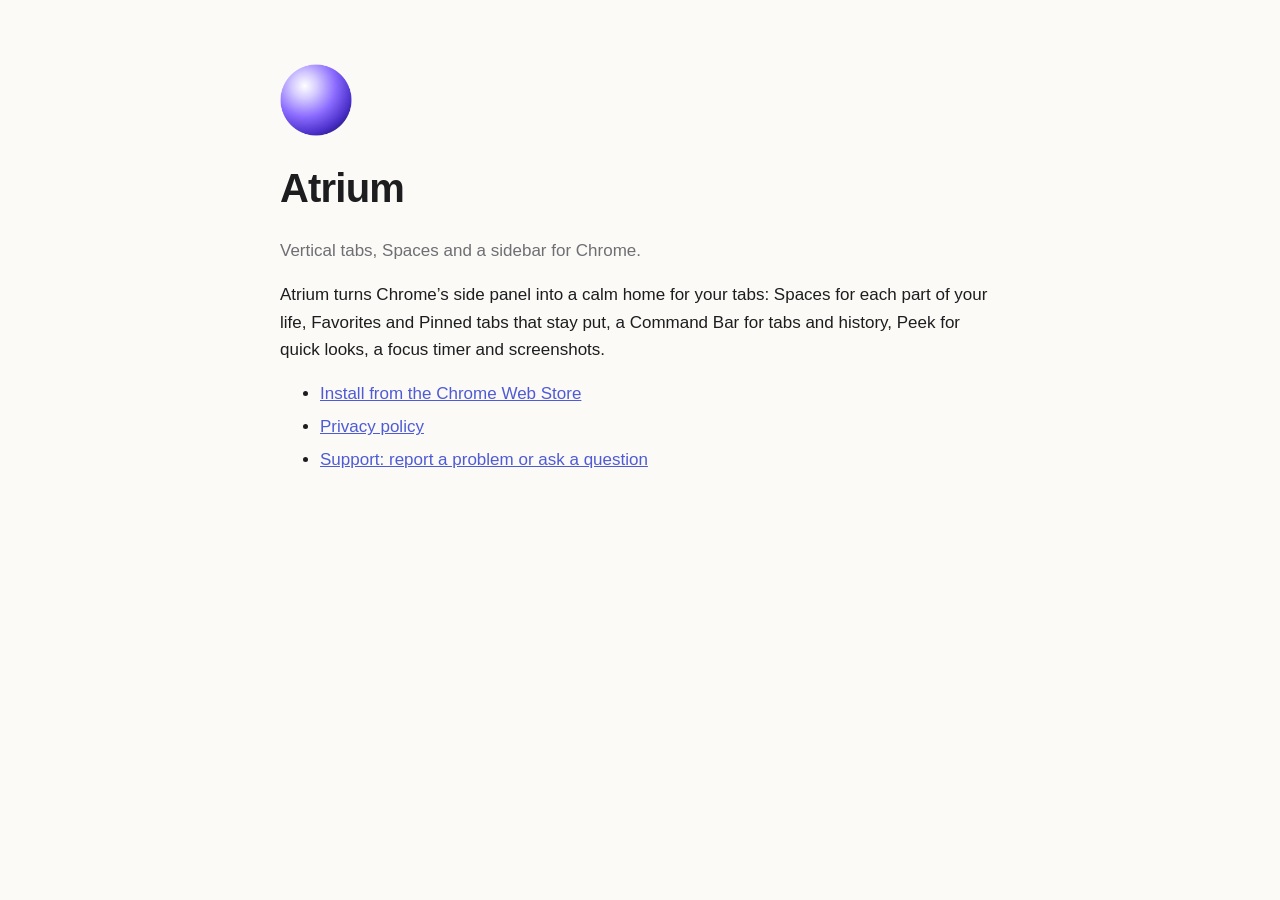
<file: docs/index.html>
<!doctype html>
<html lang="en">
<head>
<meta charset="utf-8">
<meta name="viewport" content="width=device-width, initial-scale=1">
<link rel="icon" type="image/png" sizes="32x32" href="favicon-32.png">
<link rel="icon" type="image/png" sizes="16x16" href="favicon-16.png">
<link rel="apple-touch-icon" href="icon-128.png">
<title>Atrium — Vertical Tabs, Spaces & Sidebar</title>
<style>
  :root { --bg: #fbfaf7; --text: #1d1d1f; --muted: #6e6e73; --accent: #4f5bd5; }
  @media (prefers-color-scheme: dark) { :root { --bg: #1c1c1e; --text: #f2f2f7; --muted: #a1a1a6; --accent: #8e96ff; } }
  body { margin: 0; background: var(--bg); color: var(--text); font: 17px/1.6 -apple-system, BlinkMacSystemFont, "Segoe UI", Roboto, sans-serif; }
  main { max-width: 720px; margin: 0 auto; padding: 64px 20px 80px; }
  img { width: 72px; height: 72px; }
  h1 { font-size: 40px; margin: 12px 0 4px; letter-spacing: -0.02em; }
  .muted { color: var(--muted); }
  a { color: var(--accent); }
  li { margin: 6px 0; }
</style>
</head>
<body>
<main>
  <img src="icon-128.png" alt="">
  <h1>Atrium</h1>
  <p class="muted">Vertical tabs, Spaces and a sidebar for Chrome.</p>
  <p>Atrium turns Chrome’s side panel into a calm home for your tabs: Spaces for each part of your life, Favorites and Pinned tabs that stay put, a Command Bar for tabs and history, Peek for quick looks, a focus timer and screenshots.</p>
  <ul>
    <li><a href="https://chromewebstore.google.com/">Install from the Chrome Web Store</a></li>
    <li><a href="privacy.html">Privacy policy</a></li>
    <li><a href="https://github.com/pashaeye/atrium/issues">Support: report a problem or ask a question</a></li>
  </ul>
</main>
</body>
</html>
</file>
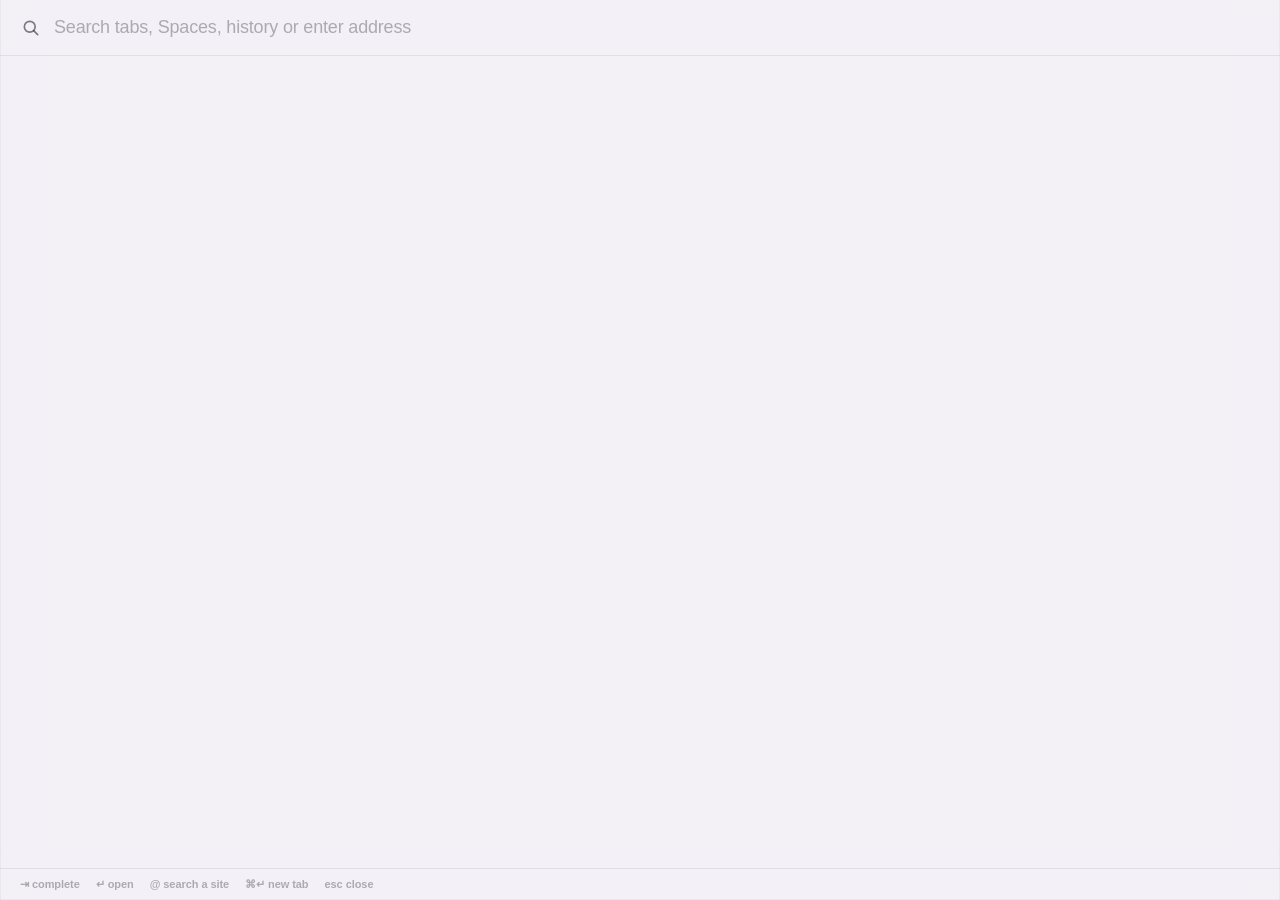
<file: command.html>
<!doctype html>
<html lang="en">
<head>
  <meta charset="utf-8">
  <title>Command Bar</title>
  <link rel="stylesheet" href="ui.css">
  <link rel="stylesheet" href="command.css">
</head>
<body class="popup">
  <div class="cb">
    <div class="cb-input">
      <span class="cb-ico" aria-hidden="true"></span>
      <div class="cb-field"><div id="ghost" class="ghost" aria-hidden="true"></div><input id="q" placeholder="Search tabs, Spaces, history or enter address" autocomplete="off" spellcheck="false"></div>
    </div>
    <div id="list" class="cb-list" role="listbox"></div>
    <div class="cb-foot"><span>⇥ complete</span><span>↵ open</span><span>@ search a site</span><span>⌘↵ new tab</span><span>esc close</span></div>
  </div>
  <script src="keys.js"></script>
  <script type="module" src="command.js"></script>
</body>
</html>
</file>
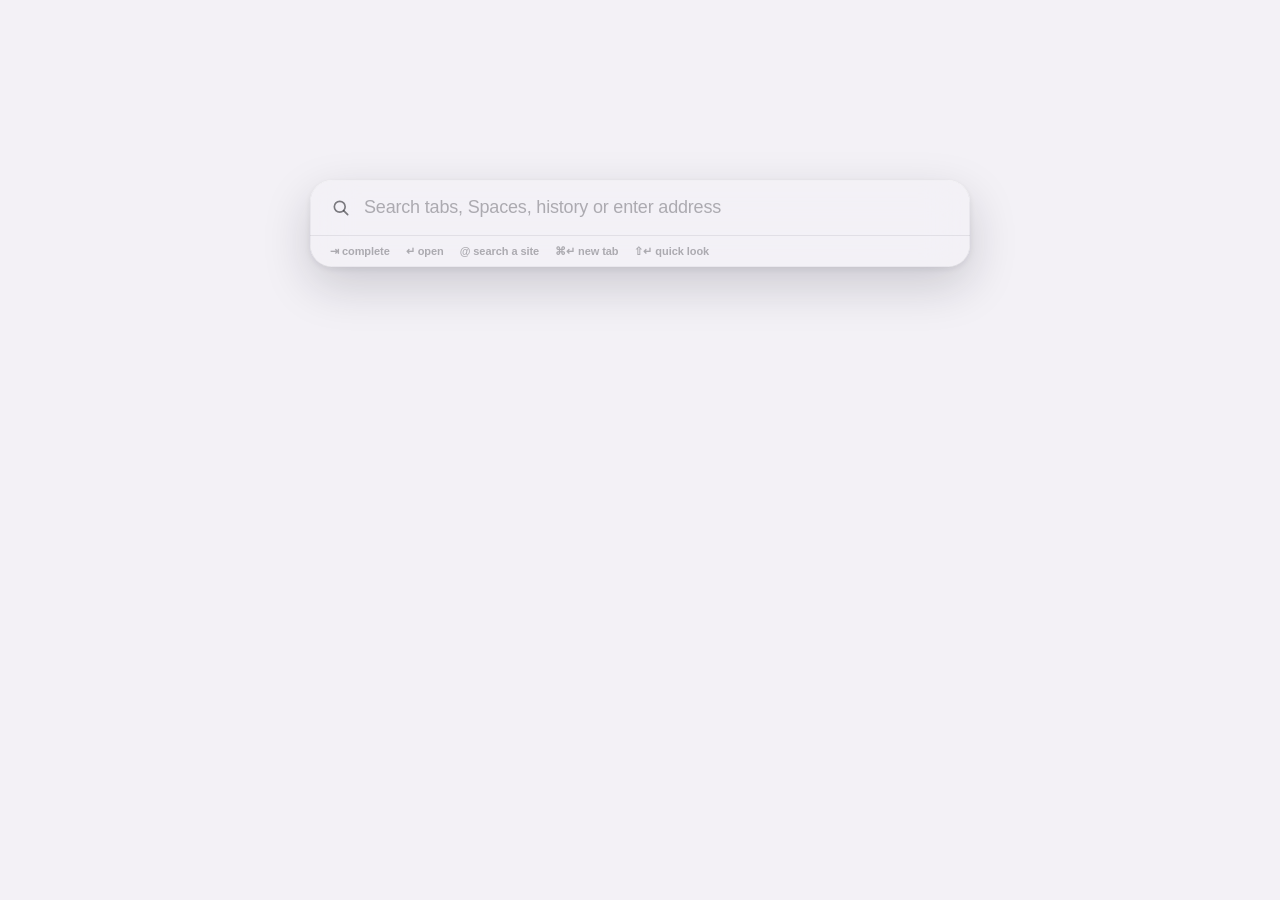
<file: newtab.html>
<!doctype html>
<html lang="en">
<head>
  <meta charset="utf-8">
  <title>New Tab</title>
  <link rel="stylesheet" href="ui.css">
  <link rel="stylesheet" href="command.css">
</head>
<body class="newtab">
  <div class="cb">
    <div class="cb-input">
      <span class="cb-ico" aria-hidden="true"></span>
      <div class="cb-field"><div id="ghost" class="ghost" aria-hidden="true"></div><input id="q" placeholder="Search tabs, Spaces, history or enter address" autocomplete="off" spellcheck="false"></div>
    </div>
    <div id="list" class="cb-list" role="listbox"></div>
    <div class="cb-foot"><span>⇥ complete</span><span>↵ open</span><span>@ search a site</span><span>⌘↵ new tab</span><span>⇧↵ quick look</span></div>
  </div>
  <script src="peek.js"></script>
  <script src="keys.js"></script>
  <script type="module" src="command.js"></script>
</body>
</html>
</file>
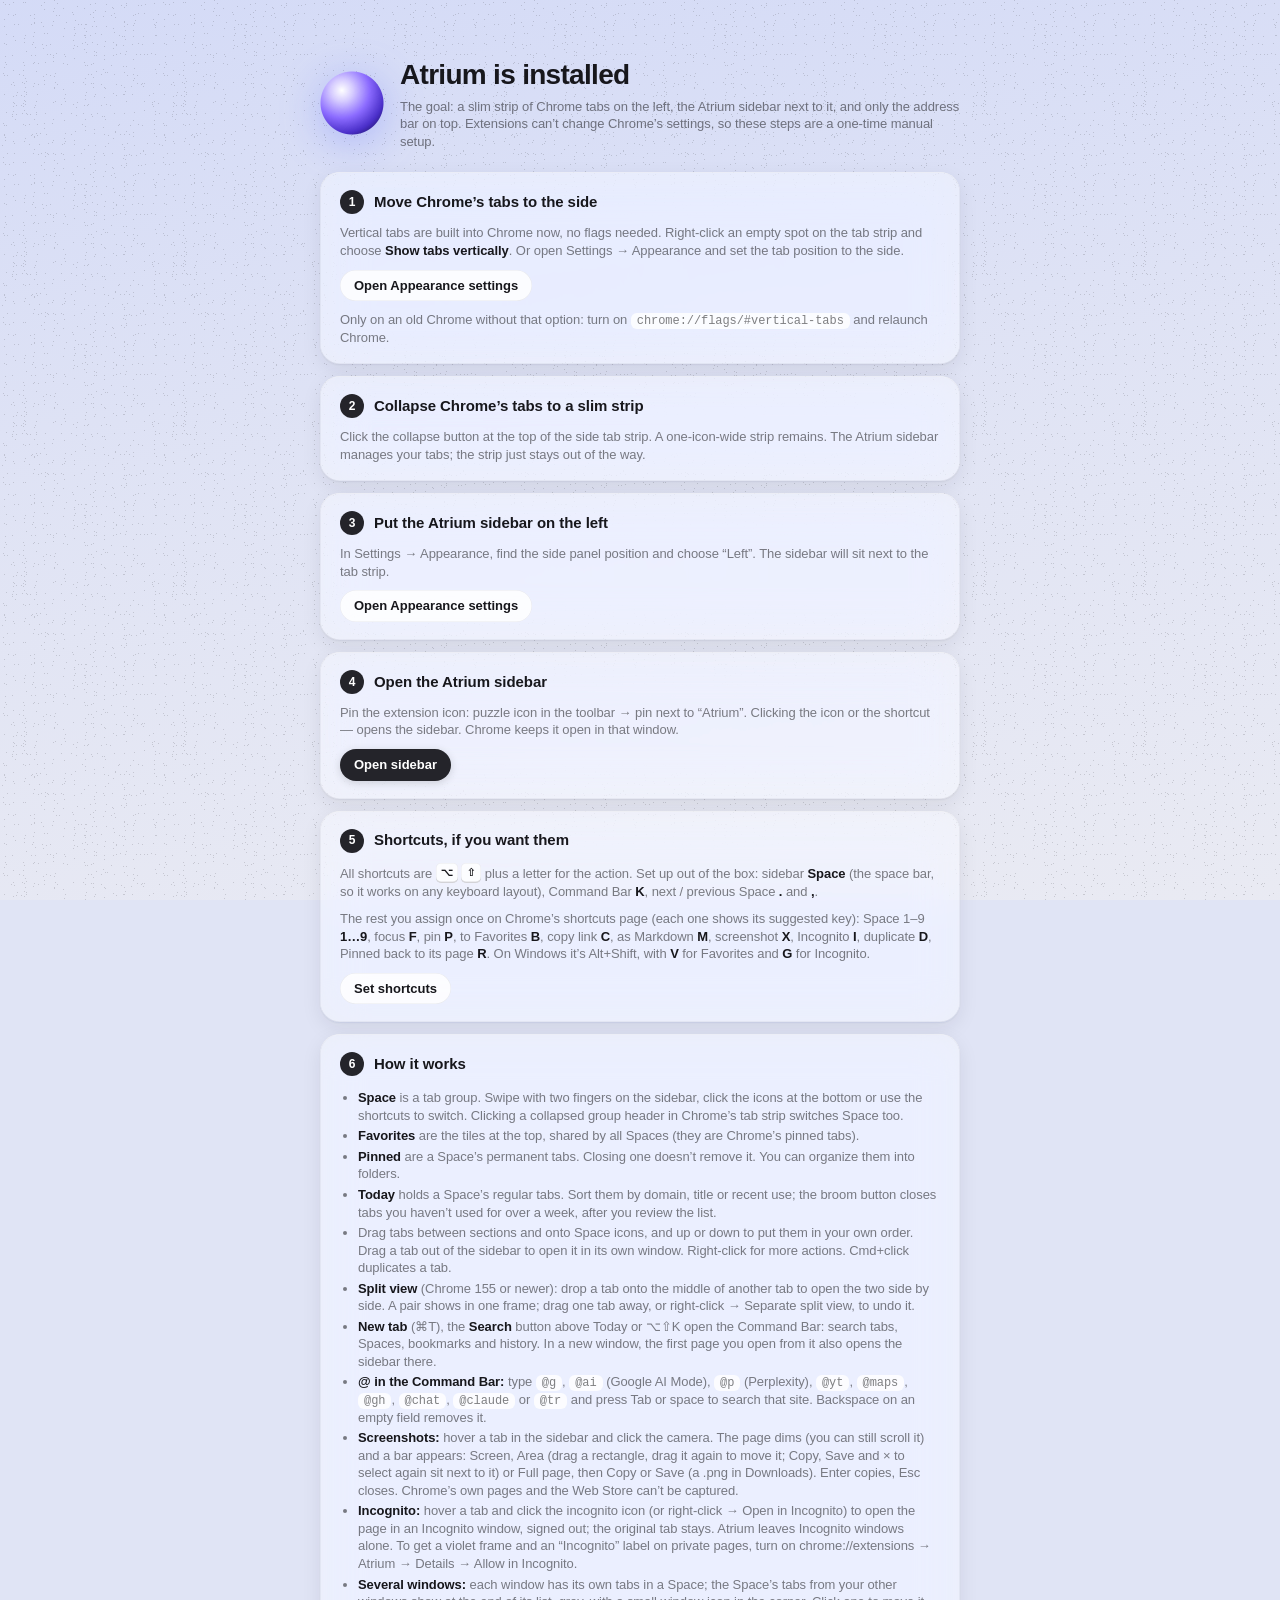
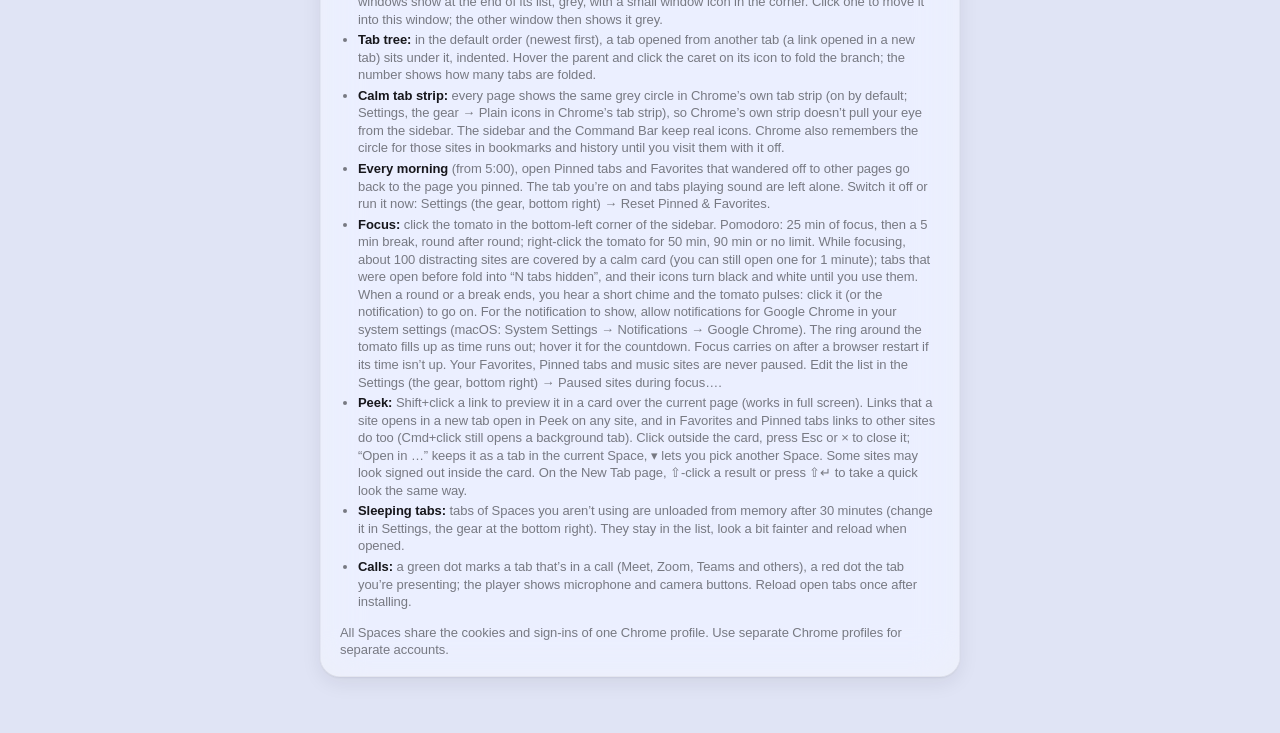
<file: onboarding.html>
<!doctype html>
<html lang="en">
<head>
  <meta charset="utf-8">
  <meta name="viewport" content="width=device-width, initial-scale=1">
  <title>Atrium — Setup</title>
  <link rel="stylesheet" href="ui.css">
  <link rel="icon" href="icons/icon-32.png">
  <style>
    body {
      min-height: 100vh; padding: 56px 16px;
      background-attachment: fixed;
    }
    main { max-width: 640px; margin: 0 auto; display: grid; gap: 12px; }
    .hero { display: flex; gap: 16px; align-items: center; margin-bottom: 10px; }
    .hero img { width: 64px; height: 64px; filter: drop-shadow(0 8px 20px rgba(91, 108, 255, 0.35)); }
    h1 { font-size: 28px; font-weight: 750; letter-spacing: -0.025em; margin: 0 0 4px; }
    p { margin: 0; color: var(--muted); font-weight: 450; }
    .step {
      padding: 18px 20px; display: grid; gap: 10px; border-radius: 20px;
      background: var(--glass); -webkit-backdrop-filter: var(--blur); backdrop-filter: var(--blur);
      box-shadow: inset 0 0.5px 0 var(--glass-edge), inset 0 0 0 0.5px var(--hairline), var(--glass-shadow);
    }
    .step h2 { margin: 0; font-size: 15px; font-weight: 700; display: flex; align-items: center; gap: 10px; }
    .step h2 span {
      width: 24px; height: 24px; border-radius: 999px; display: grid; place-items: center; flex: none;
      background: var(--ui); color: var(--ui-text); font-size: 12px;
    }
    code { background: var(--glass-strong); padding: 1px 6px; border-radius: 6px; font: 500 12px ui-monospace, SFMono-Regular, Menlo, monospace; }
    /* Shortcuts as key caps, sitting on the text line. */
    .keys { display: inline-flex; gap: 3px; vertical-align: 1px; }
    kbd {
      display: inline-grid; place-items: center; min-width: 20px; height: 20px; padding: 0 5px; border-radius: 5px;
      font: 600 11px/1 -apple-system, BlinkMacSystemFont, "SF Pro Text", system-ui, sans-serif; color: var(--text);
      background: var(--glass-strong);
      box-shadow: inset 0 0 0 0.5px var(--hairline), inset 0 -1.5px 0 color-mix(in srgb, var(--text) 14%, transparent);
    }
    .line { display: flex; gap: 8px; align-items: center; flex-wrap: wrap; }
    ul { margin: 0; padding-left: 18px; color: var(--muted); }
    li { margin: 3px 0; }
    b { color: var(--text); }
  </style>
</head>
<body class="paper">
  <main>
    <div class="hero">
      <img src="icons/icon-128.png" alt="">
      <div>
        <h1>Atrium is installed</h1>
        <p>The goal: a slim strip of Chrome tabs on the left, the Atrium sidebar next to it, and only the address bar on top. Extensions can’t change Chrome’s settings, so these steps are a one-time manual setup.</p>
      </div>
    </div>

    <section class="step">
      <h2><span>1</span>Move Chrome’s tabs to the side</h2>
      <p>Vertical tabs are built into Chrome now, no flags needed. Right-click an empty spot on the tab strip and choose <b>Show tabs vertically</b>. Or open Settings → Appearance and set the tab position to the side.</p>
      <div class="line"><button class="btn" data-open="chrome://settings/appearance">Open Appearance settings</button></div>
      <p>Only on an old Chrome without that option: turn on <code>chrome://flags/#vertical-tabs</code> and relaunch Chrome.</p>
    </section>

    <section class="step">
      <h2><span>2</span>Collapse Chrome’s tabs to a slim strip</h2>
      <p>Click the collapse button at the top of the side tab strip. A one-icon-wide strip remains. The Atrium sidebar manages your tabs; the strip just stays out of the way.</p>
    </section>

    <section class="step">
      <h2><span>3</span>Put the Atrium sidebar on the left</h2>
      <p>In Settings → Appearance, find the side panel position and choose “Left”. The sidebar will sit next to the tab strip.</p>
      <div class="line"><button class="btn" data-open="chrome://settings/appearance">Open Appearance settings</button></div>
    </section>

    <section class="step">
      <h2><span>4</span>Open the Atrium sidebar</h2>
      <p>Pin the extension icon: puzzle icon in the toolbar → pin next to “Atrium”. Clicking the icon or the shortcut <span id="k-panel">—</span> opens the sidebar. Chrome keeps it open in that window.</p>
      <div class="line"><button class="btn primary" id="open-panel">Open sidebar</button></div>
    </section>

    <section class="step">
      <h2><span>5</span>Shortcuts, if you want them</h2>
      <p>All shortcuts are <span class="keys"><kbd>⌥</kbd><kbd>⇧</kbd></span> plus a letter for the action. Set up out of the box: sidebar <b>Space</b> (the space bar, so it works on any keyboard layout), Command Bar <b>K</b>, next / previous Space <b>.</b> and <b>,</b>.</p>
      <p>The rest you assign once on Chrome’s shortcuts page (each one shows its suggested key): Space 1–9 <b>1…9</b>, focus <b>F</b>, pin <b>P</b>, to Favorites <b>B</b>, copy link <b>C</b>, as Markdown <b>M</b>, screenshot <b>X</b>, Incognito <b>I</b>, duplicate <b>D</b>, Pinned back to its page <b>R</b>. On Windows it’s Alt+Shift, with <b>V</b> for Favorites and <b>G</b> for Incognito.</p>
      <div class="line"><button class="btn" data-open="chrome://extensions/shortcuts">Set shortcuts</button></div>
    </section>

    <section class="step">
      <h2><span>6</span>How it works</h2>
      <ul>
        <li><b>Space</b> is a tab group. Swipe with two fingers on the sidebar, click the icons at the bottom or use the shortcuts to switch. Clicking a collapsed group header in Chrome’s tab strip switches Space too.</li>
        <li><b>Favorites</b> are the tiles at the top, shared by all Spaces (they are Chrome’s pinned tabs).</li>
        <li><b>Pinned</b> are a Space’s permanent tabs. Closing one doesn’t remove it. You can organize them into folders.</li>
        <li><b>Today</b> holds a Space’s regular tabs. Sort them by domain, title or recent use; the broom button closes tabs you haven’t used for over a week, after you review the list.</li>
        <li>Drag tabs between sections and onto Space icons, and up or down to put them in your own order. Drag a tab out of the sidebar to open it in its own window. Right-click for more actions. Cmd+click duplicates a tab.</li>
        <li><b>Split view</b> (Chrome 155 or newer): drop a tab onto the middle of another tab to open the two side by side. A pair shows in one frame; drag one tab away, or right-click → Separate split view, to undo it.</li>
        <li><b>New tab</b> (⌘T), the <b>Search</b> button above Today or ⌥⇧K open the Command Bar: search tabs, Spaces, bookmarks and history. In a new window, the first page you open from it also opens the sidebar there.</li>
        <li><b>@ in the Command Bar:</b> type <code>@g</code>, <code>@ai</code> (Google AI Mode), <code>@p</code> (Perplexity), <code>@yt</code>, <code>@maps</code>, <code>@gh</code>, <code>@chat</code>, <code>@claude</code> or <code>@tr</code> and press Tab or space to search that site. Backspace on an empty field removes it.</li>
        <li><b>Screenshots:</b> hover a tab in the sidebar and click the camera. The page dims (you can still scroll it) and a bar appears: Screen, Area (drag a rectangle, drag it again to move it; Copy, Save and × to select again sit next to it) or Full page, then Copy or Save (a .png in Downloads). Enter copies, Esc closes. Chrome’s own pages and the Web Store can’t be captured.</li>
        <li><b>Incognito:</b> hover a tab and click the incognito icon (or right-click → Open in Incognito) to open the page in an Incognito window, signed out; the original tab stays. Atrium leaves Incognito windows alone. To get a violet frame and an “Incognito” label on private pages, turn on chrome://extensions → Atrium → Details → Allow in Incognito.</li>
        <li><b>Several windows:</b> each window has its own tabs in a Space; the Space’s tabs from your other windows show at the end of its list, grey, with a small window icon in the corner. Click one to move it into this window; the other window then shows it grey.</li>
        <li><b>Tab tree:</b> in the default order (newest first), a tab opened from another tab (a link opened in a new tab) sits under it, indented. Hover the parent and click the caret on its icon to fold the branch; the number shows how many tabs are folded.</li>
        <li><b>Calm tab strip:</b> every page shows the same grey circle in Chrome’s own tab strip (on by default; Settings, the gear → Plain icons in Chrome’s tab strip), so Chrome’s own strip doesn’t pull your eye from the sidebar. The sidebar and the Command Bar keep real icons. Chrome also remembers the circle for those sites in bookmarks and history until you visit them with it off.</li>
        <li><b>Every morning</b> (from 5:00), open Pinned tabs and Favorites that wandered off to other pages go back to the page you pinned. The tab you’re on and tabs playing sound are left alone. Switch it off or run it now: Settings (the gear, bottom right) → Reset Pinned &amp; Favorites.</li>
        <li><b>Focus:</b> click the tomato in the bottom-left corner of the sidebar. Pomodoro: 25 min of focus, then a 5 min break, round after round; right-click the tomato for 50 min, 90 min or no limit. While focusing, about 100 distracting sites are covered by a calm card (you can still open one for 1 minute); tabs that were open before fold into “N tabs hidden”, and their icons turn black and white until you use them. When a round or a break ends, you hear a short chime and the tomato pulses: click it (or the notification) to go on. For the notification to show, allow notifications for Google Chrome in your system settings (macOS: System Settings → Notifications → Google Chrome). The ring around the tomato fills up as time runs out; hover it for the countdown. Focus carries on after a browser restart if its time isn’t up. Your Favorites, Pinned tabs and music sites are never paused. Edit the list in the Settings (the gear, bottom right) → Paused sites during focus….</li>
        <li><b>Peek:</b> Shift+click a link to preview it in a card over the current page (works in full screen). Links that a site opens in a new tab open in Peek on any site, and in Favorites and Pinned tabs links to other sites do too (Cmd+click still opens a background tab). Click outside the card, press Esc or × to close it; “Open in …” keeps it as a tab in the current Space, ▾ lets you pick another Space. Some sites may look signed out inside the card. On the New Tab page, ⇧-click a result or press ⇧↵ to take a quick look the same way.</li>
        <li><b>Sleeping tabs:</b> tabs of Spaces you aren’t using are unloaded from memory after 30 minutes (change it in Settings, the gear at the bottom right). They stay in the list, look a bit fainter and reload when opened.</li>
        <li><b>Calls:</b> a green dot marks a tab that’s in a call (Meet, Zoom, Teams and others), a red dot the tab you’re presenting; the player shows microphone and camera buttons. Reload open tabs once after installing.</li>
      </ul>
      <p>All Spaces share the cookies and sign-ins of one Chrome profile. Use separate Chrome profiles for separate accounts.</p>
    </section>
  </main>
  <script type="module" src="onboarding.js"></script>
</body>
</html>
</file>
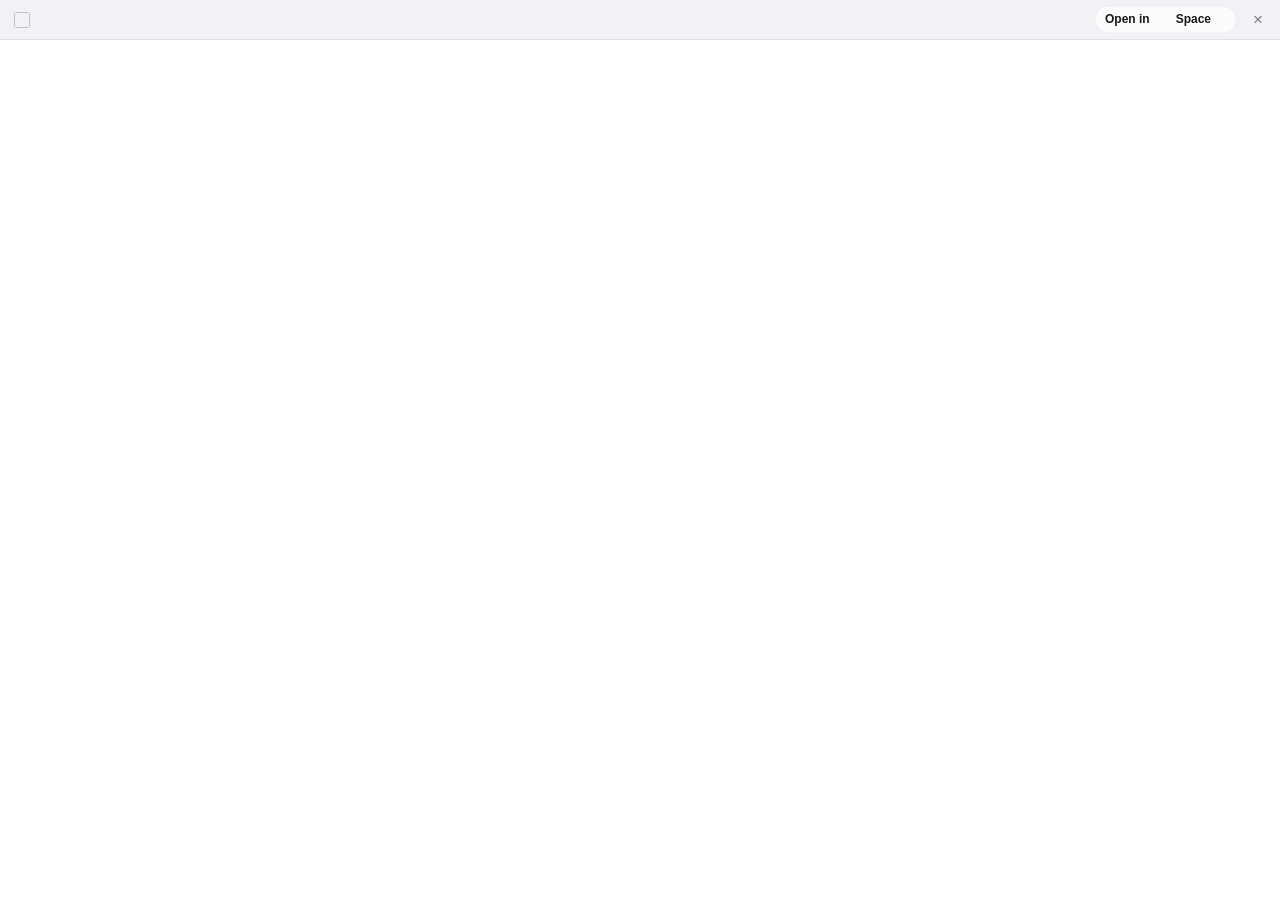
<file: peek-frame.html>
<!doctype html>
<html lang="en">
<head>
  <meta charset="utf-8">
  <title>Peek</title>
  <link rel="stylesheet" href="ui.css">
  <style>
    html, body { height: 100%; margin: 0; overflow: hidden; background: var(--bg); }
    body { display: flex; flex-direction: column; }
    .bar {
      display: flex; align-items: center; gap: 8px; height: 40px; padding: 0 8px 0 14px; flex: none; position: relative;
      border-bottom: 0.5px solid var(--hairline); background: color-mix(in srgb, var(--bg) 92%, transparent);
    }
    .bar > img { width: 16px; height: 16px; border-radius: 3px; flex: none; }
    .host { flex: 1; min-width: 0; font-size: 12px; color: var(--muted); white-space: nowrap; overflow: hidden; text-overflow: ellipsis; }
    .host b { color: var(--text); font-weight: 600; }
    .split { display: flex; border-radius: 999px; background: var(--glass-strong); box-shadow: inset 0 0 0 0.5px var(--hairline); }
    .split button { display: flex; align-items: center; gap: 6px; padding: 5px 10px; font-size: 12px; font-weight: 600; border-radius: 999px; }
    .split button:hover { background: color-mix(in srgb, var(--text) 8%, transparent); }
    .split .more { padding: 4px 9px 4px 6px; color: var(--muted); }
    .split .more svg { width: 14px; height: 14px; display: block; }
    .split .more:hover { color: var(--text); }
    .s-ico { width: 14px; height: 14px; display: grid; place-items: center; }
    .s-ico svg { width: 14px; height: 14px; display: block; }
    .s-ico .dot { width: 8px; height: 8px; border-radius: 50%; }
    .x { width: 28px; height: 28px; font-size: 17px; }
    .menu.spaces { position: absolute; top: 38px; right: 40px; }
    .menu.spaces button { display: flex; align-items: center; gap: 8px; }
    .menu.spaces .cur { color: var(--muted); margin-left: auto; font-size: 11px; }
    iframe { flex: 1; width: 100%; border: 0; background: #fff; }
  </style>
</head>
<body>
  <div class="bar">
    <img id="fav" alt="">
    <span class="host" id="host"></span>
    <div class="split">
      <button id="keep" title="Keep as a tab in this Space">Open in <span class="s-ico" id="cur-ico"></span><span id="cur-name">Space</span></button>
      <button class="more" id="more" title="Choose a Space"></button>
    </div>
    <button class="btn-icon x" id="close" title="Close (Esc)">×</button>
    <div class="menu spaces" id="spaces" hidden></div>
  </div>
  <iframe id="page" allow="fullscreen; clipboard-write; autoplay; encrypted-media; picture-in-picture"></iframe>
  <script type="module" src="peek-frame.js"></script>
</body>
</html>
</file>
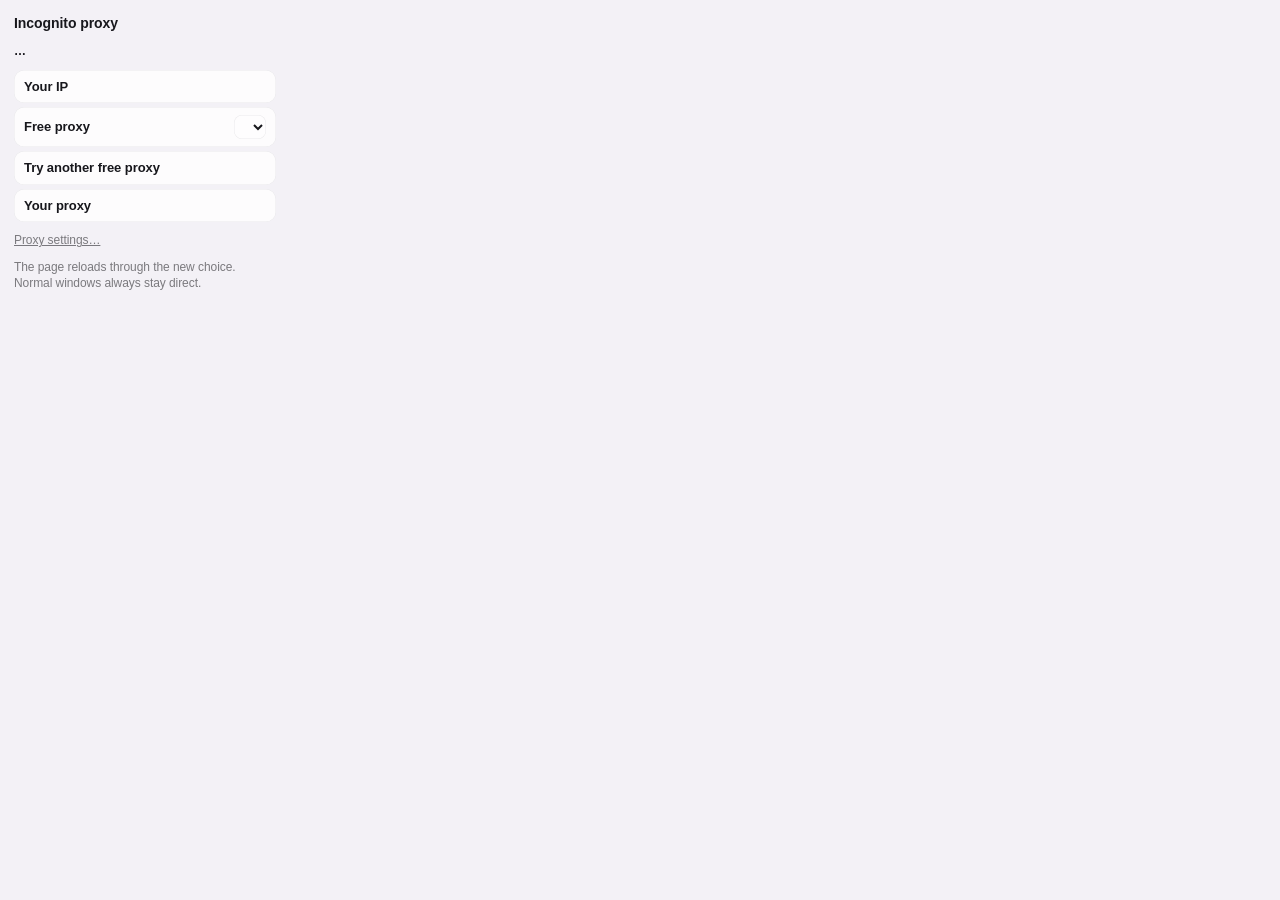
<file: proxy-popup.html>
<!doctype html>
<html lang="en">
<head>
  <meta charset="utf-8">
  <title>Incognito proxy</title>
  <link rel="stylesheet" href="ui.css">
  <style>
    body { width: 290px; padding: 14px; margin: 0; display: grid; gap: 10px; background: var(--bg); color: var(--text); }
    h1 { margin: 0; font-size: 14px; font-weight: 700; }
    p { margin: 0; color: var(--muted); font-size: 12px; line-height: 1.4; }
    .status { color: var(--text); font-weight: 600; word-break: break-all; }
    .opts { display: grid; gap: 4px; }
    .opt {
      all: unset; display: flex; align-items: center; gap: 8px; padding: 8px 10px; border-radius: 10px; cursor: default; font-size: 13px; font-weight: 550;
      background: var(--glass-strong); box-shadow: inset 0 0 0 0.5px var(--hairline);
    }
    .opt:hover { filter: brightness(1.05); }
    .opt[aria-pressed=true] { box-shadow: inset 0 0 0 1.5px var(--text); }
    .opt[disabled] { opacity: .45; pointer-events: none; }
    .opt span { flex: 1; }
    select {
      border: 0; border-radius: 8px; padding: 4px 6px; font: 500 12px system-ui, sans-serif; color: var(--text);
      background: var(--glass); box-shadow: inset 0 0 0 0.5px var(--hairline);
    }
    .link { all: unset; cursor: pointer; color: var(--muted); font-size: 12px; text-decoration: underline; }
  </style>
</head>
<body>
  <h1>Incognito proxy</h1>
  <p class="status" id="status">…</p>
  <div class="opts">
    <button class="opt" data-mode="off"><span>Your IP</span></button>
    <button class="opt" data-mode="free"><span>Free proxy</span><select id="country" title="Country of the free proxy"></select></button>
    <button class="opt" data-act="next" id="next"><span>Try another free proxy</span></button>
    <button class="opt" data-mode="own" id="own"><span>Your proxy</span></button>
  </div>
  <button class="link" id="setup">Proxy settings…</button>
  <p>The page reloads through the new choice. Normal windows always stay direct.</p>
  <script type="module" src="proxy-popup.js"></script>
</body>
</html>
</file>
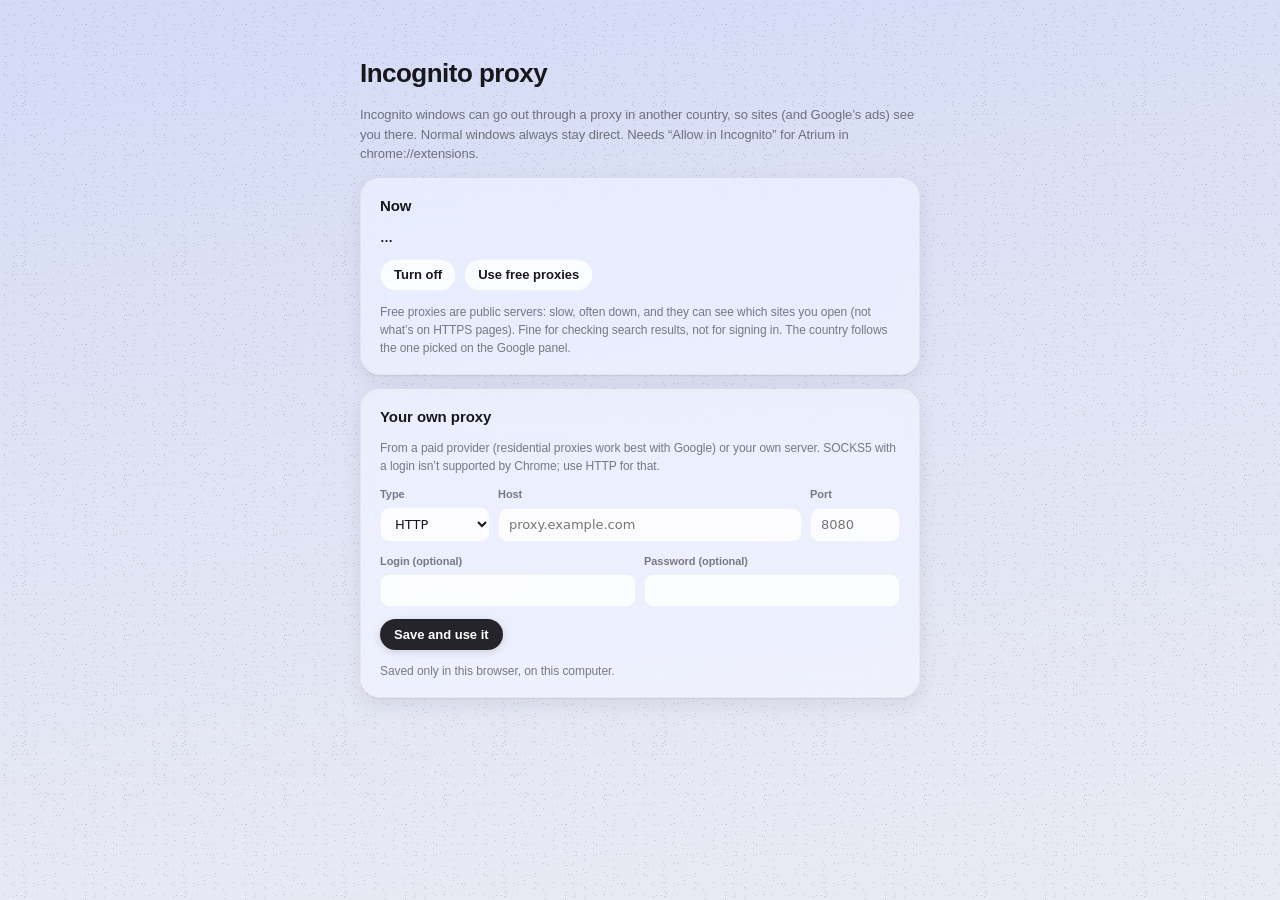
<file: proxy.html>
<!doctype html>
<html lang="en">
<head>
  <meta charset="utf-8">
  <meta name="viewport" content="width=device-width, initial-scale=1">
  <title>Atrium — Incognito proxy</title>
  <link rel="stylesheet" href="ui.css">
  <link rel="icon" href="icons/icon-32.png">
  <style>
    body { min-height: 100vh; padding: 56px 16px; background-attachment: fixed; }
    main { max-width: 560px; margin: 0 auto; display: grid; gap: 14px; }
    h1 { font-size: 26px; font-weight: 750; letter-spacing: -0.02em; margin: 0; }
    p { margin: 0; color: var(--muted); font-weight: 450; line-height: 1.5; }
    .card {
      padding: 18px 20px; display: grid; gap: 12px; border-radius: 20px;
      background: var(--glass); -webkit-backdrop-filter: var(--blur); backdrop-filter: var(--blur);
      box-shadow: inset 0 0.5px 0 var(--glass-edge), inset 0 0 0 0.5px var(--hairline), var(--glass-shadow);
    }
    .card h2 { margin: 0; font-size: 15px; font-weight: 700; }
    .grid { display: grid; grid-template-columns: 110px 1fr 90px; gap: 8px; }
    .grid2 { display: grid; grid-template-columns: 1fr 1fr; gap: 8px; }
    label { display: grid; gap: 5px; font-size: 11px; font-weight: 600; color: var(--muted); }
    input, select {
      padding: 9px 11px; border-radius: 10px; border: 0; font: 500 13px system-ui, sans-serif; color: var(--text);
      background: var(--glass-strong); box-shadow: inset 0 0 0 0.5px var(--hairline); min-width: 0;
    }
    input:focus, select:focus { outline: none; box-shadow: inset 0 0 0 1.5px var(--text); }
    .row { display: flex; gap: 8px; flex-wrap: wrap; align-items: center; }
    .status { font-weight: 600; color: var(--text); }
    .note { font-size: 12px; }
    .card.warn { box-shadow: inset 0 0 0 1.5px rgba(139, 92, 246, 0.7), var(--glass-shadow); }
  </style>
</head>
<body class="paper">
  <main>
    <h1>Incognito proxy</h1>
    <p>Incognito windows can go out through a proxy in another country, so sites (and Google’s ads) see you there. Normal windows always stay direct. Needs “Allow in Incognito” for Atrium in chrome://extensions.</p>

    <section class="card warn" id="access" hidden>
      <h2>Allow Atrium in Incognito first</h2>
      <p>Chrome doesn’t let the extension into Incognito yet, so the proxy can’t be switched on. Turn on “Allow in Incognito” in the extension’s settings, then come back here.</p>
      <div class="row"><button class="btn primary" id="allow">Open settings</button></div>
    </section>

    <section class="card">
      <h2>Now</h2>
      <p class="status" id="status">…</p>
      <div class="row">
        <button class="btn" id="off">Turn off</button>
        <button class="btn" id="free">Use free proxies</button>
        <button class="btn" id="next" hidden>Try another free proxy</button>
      </div>
      <p class="note">Free proxies are public servers: slow, often down, and they can see which sites you open (not what’s on HTTPS pages). Fine for checking search results, not for signing in. The country follows the one picked on the Google panel.</p>
    </section>

    <section class="card">
      <h2>Your own proxy</h2>
      <p class="note">From a paid provider (residential proxies work best with Google) or your own server. SOCKS5 with a login isn’t supported by Chrome; use HTTP for that.</p>
      <div class="grid">
        <label>Type<select id="scheme"><option value="http">HTTP</option><option value="https">HTTPS</option><option value="socks5">SOCKS5</option></select></label>
        <label>Host<input id="host" placeholder="proxy.example.com" autocomplete="off"></label>
        <label>Port<input id="port" placeholder="8080" inputmode="numeric" autocomplete="off"></label>
      </div>
      <div class="grid2">
        <label>Login (optional)<input id="user" autocomplete="off"></label>
        <label>Password (optional)<input id="pass" type="password" autocomplete="new-password"></label>
      </div>
      <div class="row"><button class="btn primary" id="save">Save and use it</button></div>
      <p class="note">Saved only in this browser, on this computer.</p>
    </section>
  </main>
  <script type="module" src="proxy.js"></script>
</body>
</html>
</file>
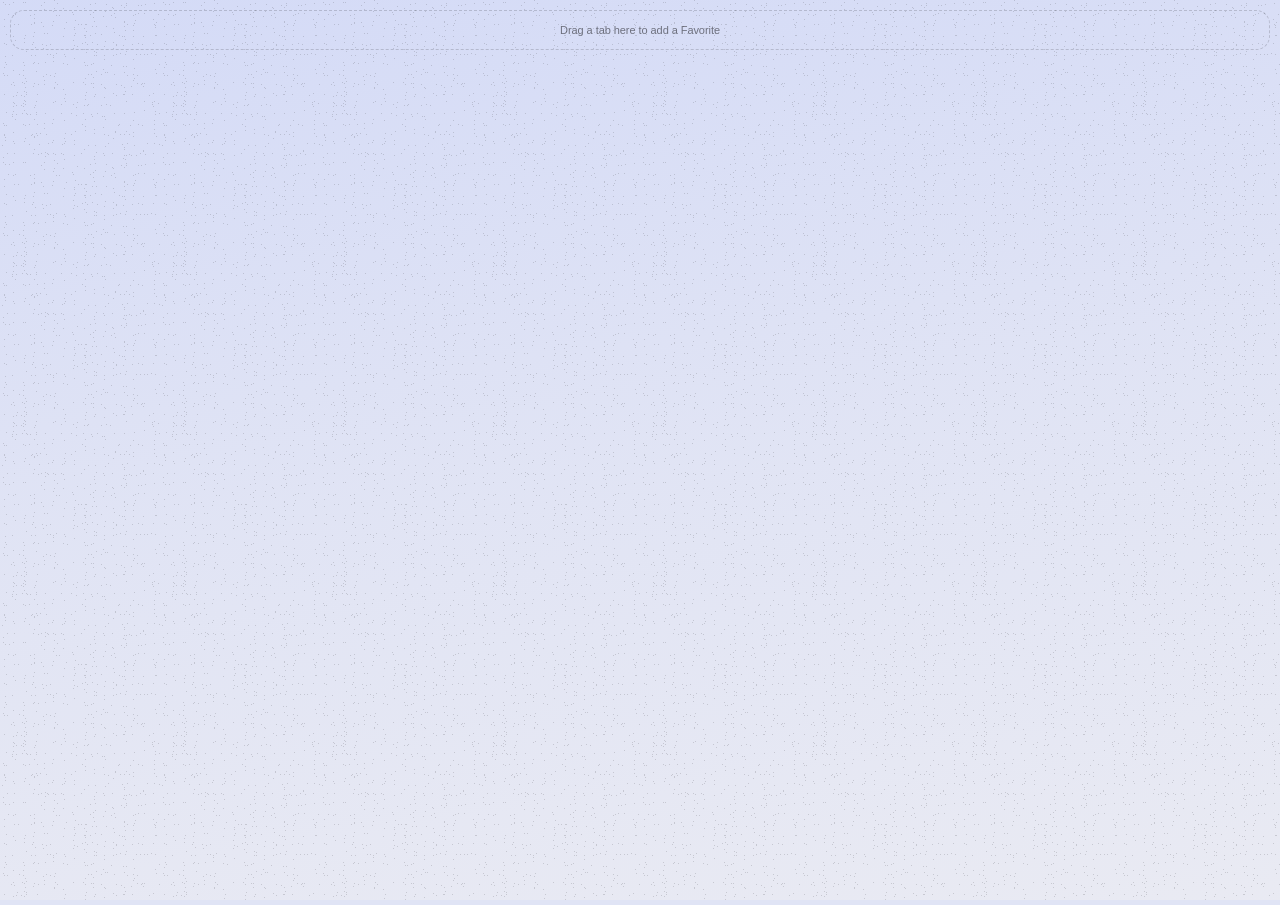
<file: sidepanel.html>
<!doctype html>
<html lang="en">
<head>
  <meta charset="utf-8">
  <meta name="viewport" content="width=device-width, initial-scale=1">
  <title>Atrium</title>
  <link rel="stylesheet" href="ui.css">
  <link rel="stylesheet" href="sidepanel.css">
</head>
<body class="paper">
  <div id="app">
    <header class="top">
      <div id="side-hint" class="hint" hidden>
        <span>The sidebar is on the right. It works best on the left.</span>
        <button class="btn" data-cmd="open-appearance">Settings</button>
        <button class="btn-icon" data-cmd="dismiss-hint" title="Hide">×</button>
      </div>
      <div id="favs" class="favs" data-zone="favs"></div>
    </header>

    <!-- One page per Space, side by side; swiping slides the track. -->
    <div id="viewport" class="viewport">
      <div id="track" class="track"></div>
    </div>

    <div id="player" class="player" hidden></div>

    <nav class="spacebar">
      <div id="spaces" class="spaces" data-zone="spaces"></div>
      <div id="tomato" class="tomato"></div>
      <button id="settings" class="settings-btn" data-cmd="settings" title="Settings: sleeping tabs, focus, shortcuts" aria-label="Settings"></button>
    </nav>
  </div>

  <div id="unsupported" class="unsupported" hidden>This sidebar works only in regular Chrome windows.</div>
  <div id="undo-chip" class="undo-chip" hidden></div>
  <div id="toast" class="toast" hidden></div>
  <script src="keys.js"></script>
  <script type="module" src="sidepanel.js"></script>
</body>
</html>
</file>
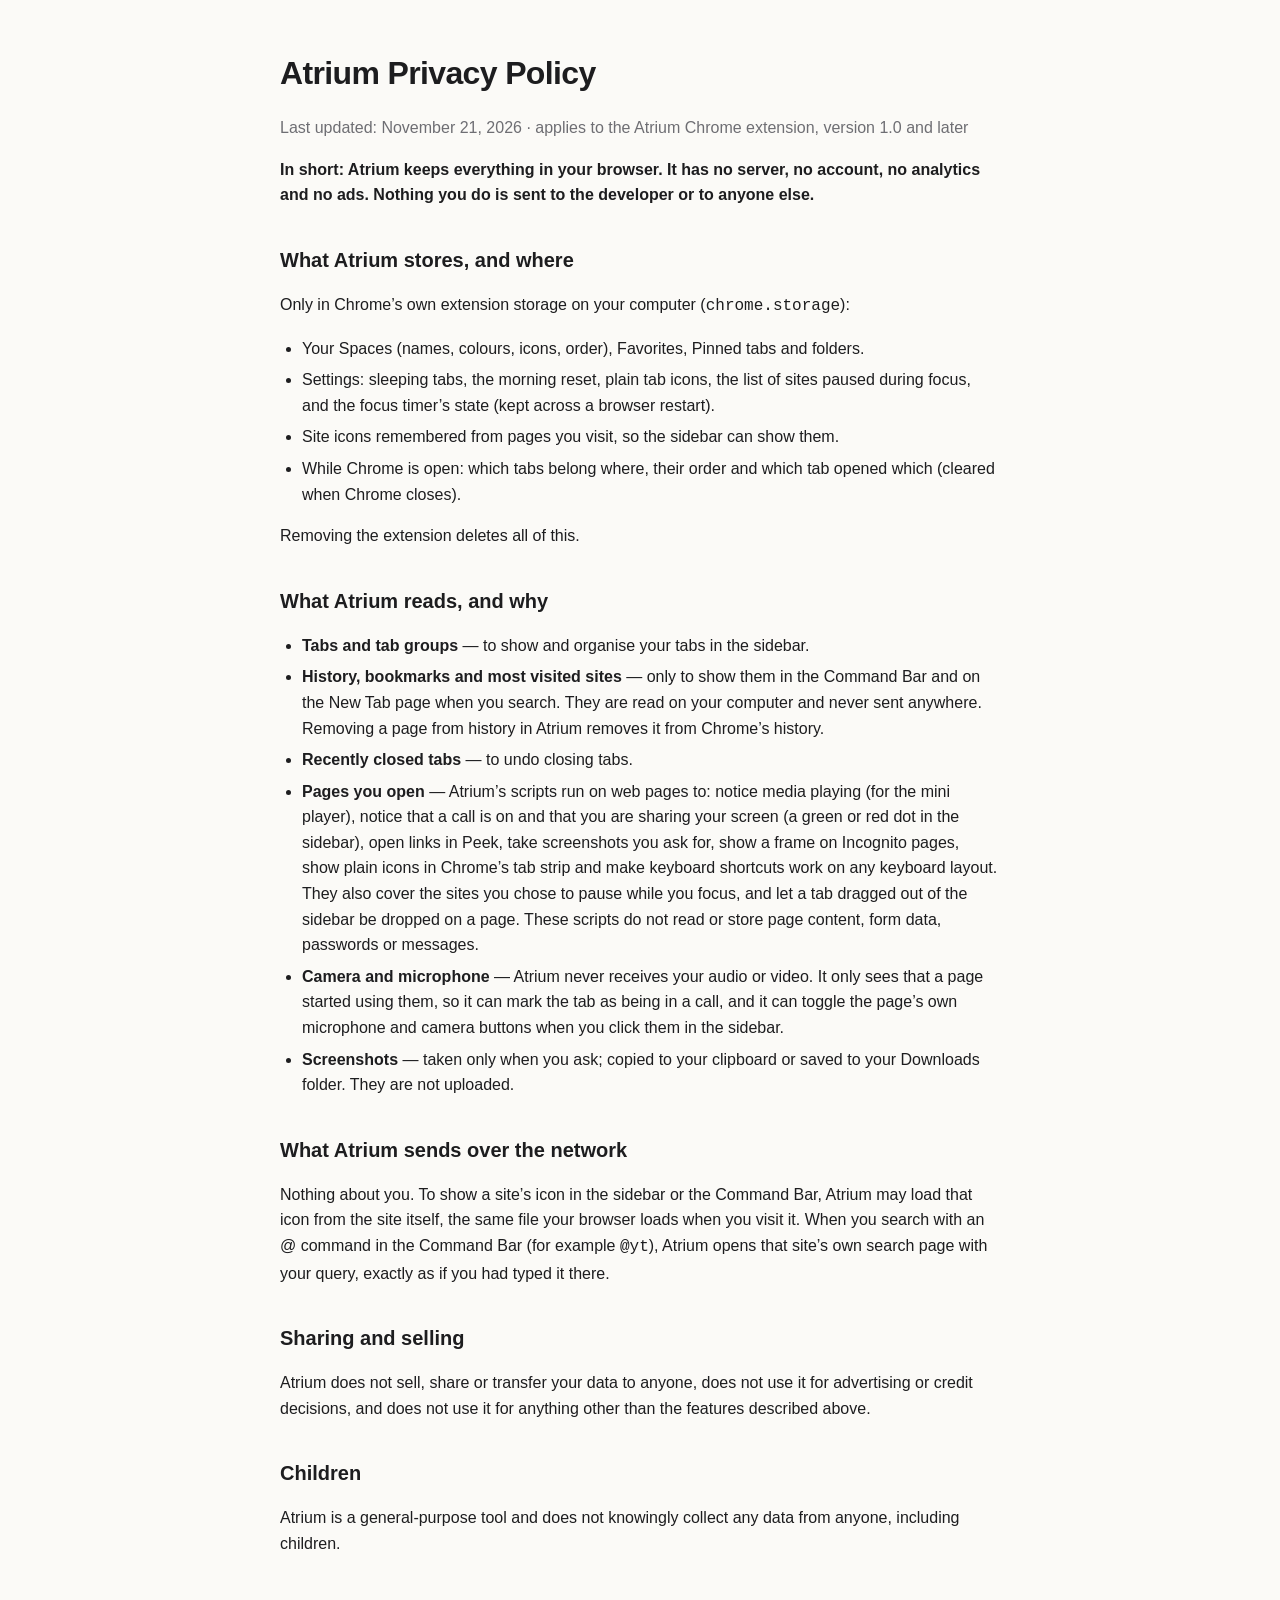
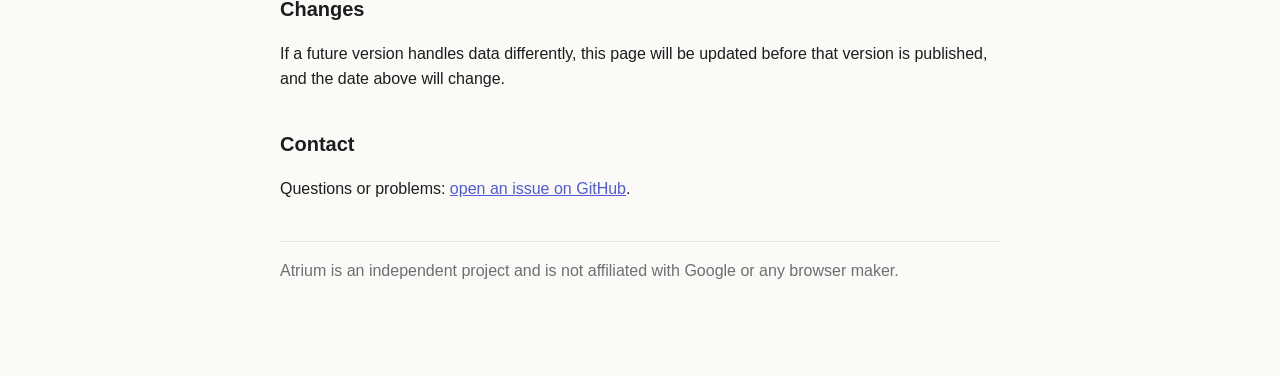
<file: docs/privacy.html>
<!doctype html>
<html lang="en">
<head>
<meta charset="utf-8">
<meta name="viewport" content="width=device-width, initial-scale=1">
<link rel="icon" type="image/png" sizes="32x32" href="favicon-32.png">
<link rel="icon" type="image/png" sizes="16x16" href="favicon-16.png">
<link rel="apple-touch-icon" href="icon-128.png">
<title>Atrium — Privacy Policy</title>
<style>
  :root { --bg: #fbfaf7; --text: #1d1d1f; --muted: #6e6e73; --line: #e5e3dd; --accent: #4f5bd5; }
  @media (prefers-color-scheme: dark) { :root { --bg: #1c1c1e; --text: #f2f2f7; --muted: #a1a1a6; --line: #3a3a3c; --accent: #8e96ff; } }
  body { margin: 0; background: var(--bg); color: var(--text); font: 16px/1.6 -apple-system, BlinkMacSystemFont, "Segoe UI", Roboto, sans-serif; }
  main { max-width: 720px; margin: 0 auto; padding: 48px 20px 80px; }
  h1 { font-size: 32px; margin: 0 0 4px; letter-spacing: -0.02em; }
  h2 { font-size: 20px; margin: 36px 0 8px; }
  .muted { color: var(--muted); }
  a { color: var(--accent); }
  ul { padding-left: 22px; }
  li { margin: 6px 0; }
  hr { border: 0; border-top: 1px solid var(--line); margin: 40px 0 16px; }
</style>
</head>
<body>
<main>
  <h1>Atrium Privacy Policy</h1>
  <p class="muted">Last updated: November 21, 2026 · applies to the Atrium Chrome extension, version 1.0 and later</p>

  <p><b>In short: Atrium keeps everything in your browser. It has no server, no account, no analytics and no ads. Nothing you do is sent to the developer or to anyone else.</b></p>

  <h2>What Atrium stores, and where</h2>
  <p>Only in Chrome’s own extension storage on your computer (<code>chrome.storage</code>):</p>
  <ul>
    <li>Your Spaces (names, colours, icons, order), Favorites, Pinned tabs and folders.</li>
    <li>Settings: sleeping tabs, the morning reset, plain tab icons, the list of sites paused during focus, and the focus timer’s state (kept across a browser restart).</li>
    <li>Site icons remembered from pages you visit, so the sidebar can show them.</li>
    <li>While Chrome is open: which tabs belong where, their order and which tab opened which (cleared when Chrome closes).</li>
  </ul>
  <p>Removing the extension deletes all of this.</p>

  <h2>What Atrium reads, and why</h2>
  <ul>
    <li><b>Tabs and tab groups</b> — to show and organise your tabs in the sidebar.</li>
    <li><b>History, bookmarks and most visited sites</b> — only to show them in the Command Bar and on the New Tab page when you search. They are read on your computer and never sent anywhere. Removing a page from history in Atrium removes it from Chrome’s history.</li>
    <li><b>Recently closed tabs</b> — to undo closing tabs.</li>
    <li><b>Pages you open</b> — Atrium’s scripts run on web pages to: notice media playing (for the mini player), notice that a call is on and that you are sharing your screen (a green or red dot in the sidebar), open links in Peek, take screenshots you ask for, show a frame on Incognito pages, show plain icons in Chrome’s tab strip and make keyboard shortcuts work on any keyboard layout. They also cover the sites you chose to pause while you focus, and let a tab dragged out of the sidebar be dropped on a page. These scripts do not read or store page content, form data, passwords or messages.</li>
    <li><b>Camera and microphone</b> — Atrium never receives your audio or video. It only sees that a page started using them, so it can mark the tab as being in a call, and it can toggle the page’s own microphone and camera buttons when you click them in the sidebar.</li>
    <li><b>Screenshots</b> — taken only when you ask; copied to your clipboard or saved to your Downloads folder. They are not uploaded.</li>
  </ul>

  <h2>What Atrium sends over the network</h2>
  <p>Nothing about you. To show a site’s icon in the sidebar or the Command Bar, Atrium may load that icon from the site itself, the same file your browser loads when you visit it. When you search with an @ command in the Command Bar (for example <code>@yt</code>), Atrium opens that site’s own search page with your query, exactly as if you had typed it there.</p>

  <h2>Sharing and selling</h2>
  <p>Atrium does not sell, share or transfer your data to anyone, does not use it for advertising or credit decisions, and does not use it for anything other than the features described above.</p>

  <h2>Children</h2>
  <p>Atrium is a general-purpose tool and does not knowingly collect any data from anyone, including children.</p>

  <h2>Changes</h2>
  <p>If a future version handles data differently, this page will be updated before that version is published, and the date above will change.</p>

  <h2>Contact</h2>
  <p>Questions or problems: <a href="https://github.com/pashaeye/atrium/issues">open an issue on GitHub</a>.</p>

  <hr>
  <p class="muted">Atrium is an independent project and is not affiliated with Google or any browser maker.</p>
</main>
</body>
</html>
</file>
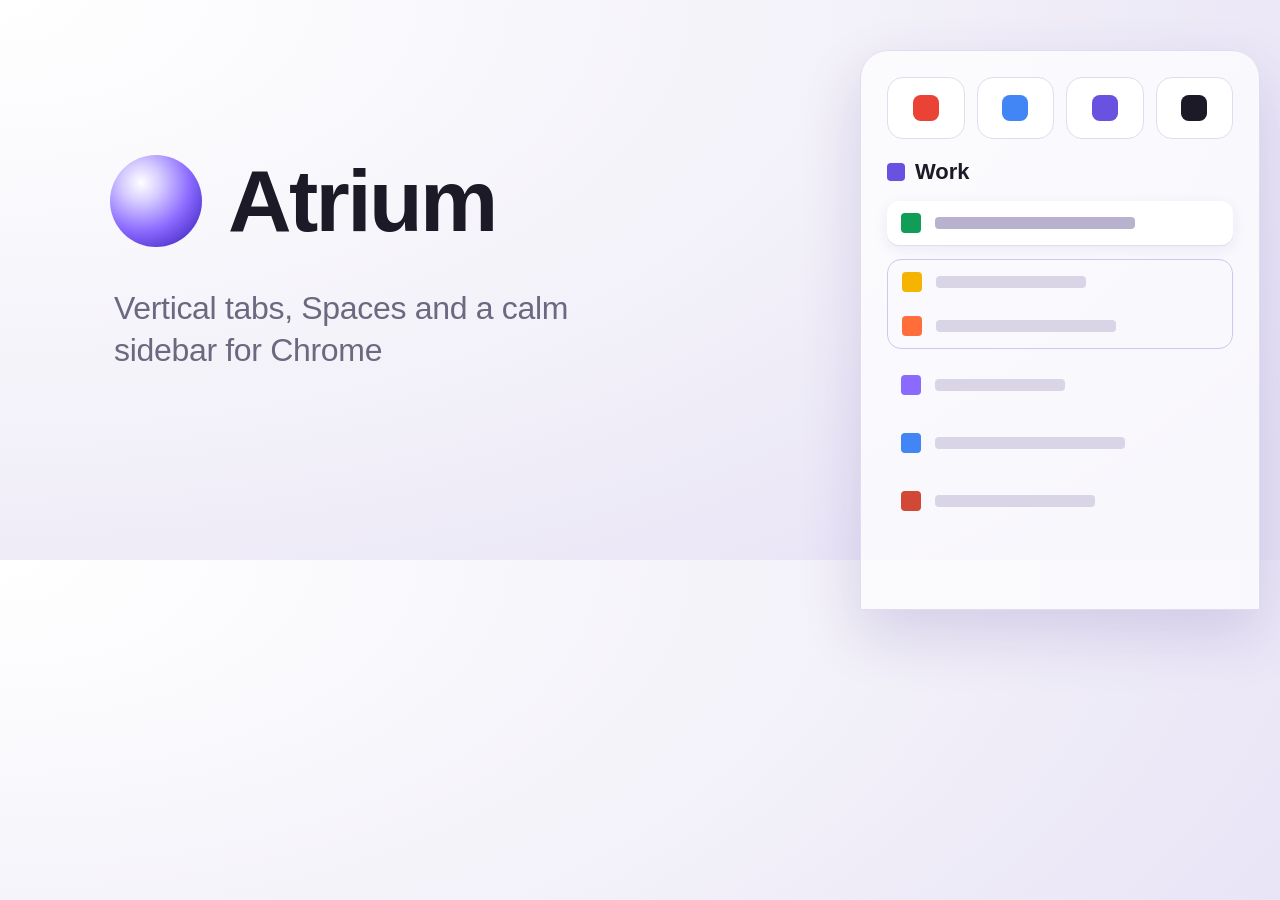
<file: store/promo/marquee.html>
<!doctype html><meta charset="utf-8"><link rel="stylesheet" href="promo.css">
<style>
  body { --w: 1400px; --h: 560px; }
  .brand { position: absolute; left: 110px; top: 150px; gap: 26px; }
  .brand .orb { width: 92px; height: 92px; }
  .name { font-size: 88px; }
  .tag { position: absolute; left: 114px; top: 288px; width: 560px; font-size: 32px; line-height: 1.3; }
  .side { right: 140px; top: 50px; width: 400px; height: 560px; border-radius: 28px 28px 0 0; padding: 26px; gap: 14px; }
  .favs { gap: 12px; } .fav { height: 62px; border-radius: 16px; } .fav i { width: 26px; height: 26px; }
  .sp { gap: 10px; font-size: 22px; margin: 6px 0 2px; } .sp i { width: 18px; height: 18px; }
  .row { gap: 14px; height: 44px; padding: 0 14px; border-radius: 12px; } .row i { width: 20px; height: 20px; } .row b { height: 12px; }
  .split { border-radius: 14px; border-width: 1.5px; }
</style>
<div class="brand"><div class="orb"></div><div class="name">Atrium</div></div>
<p class="tag">Vertical tabs, Spaces and a calm sidebar for Chrome</p>
<div class="side">
  <div class="favs"><div class="fav"><i style="background:#ea4335"></i></div><div class="fav"><i style="background:#4285f4"></i></div><div class="fav"><i style="background:#6a52e0"></i></div><div class="fav"><i style="background:#1c1a26"></i></div></div>
  <div class="sp"><i></i>Work</div>
  <div class="row on"><i style="background:#0f9d58"></i><b style="width:200px"></b></div>
  <div class="split"><div class="row"><i style="background:#f4b400"></i><b style="width:150px"></b></div><div class="row"><i style="background:#ff6d3a"></i><b style="width:180px"></b></div></div>
  <div class="row"><i style="background:#8b6bff"></i><b style="width:130px"></b></div>
  <div class="row"><i style="background:#4285f4"></i><b style="width:190px"></b></div>
  <div class="row"><i style="background:#d14836"></i><b style="width:160px"></b></div>
</div>
</file>
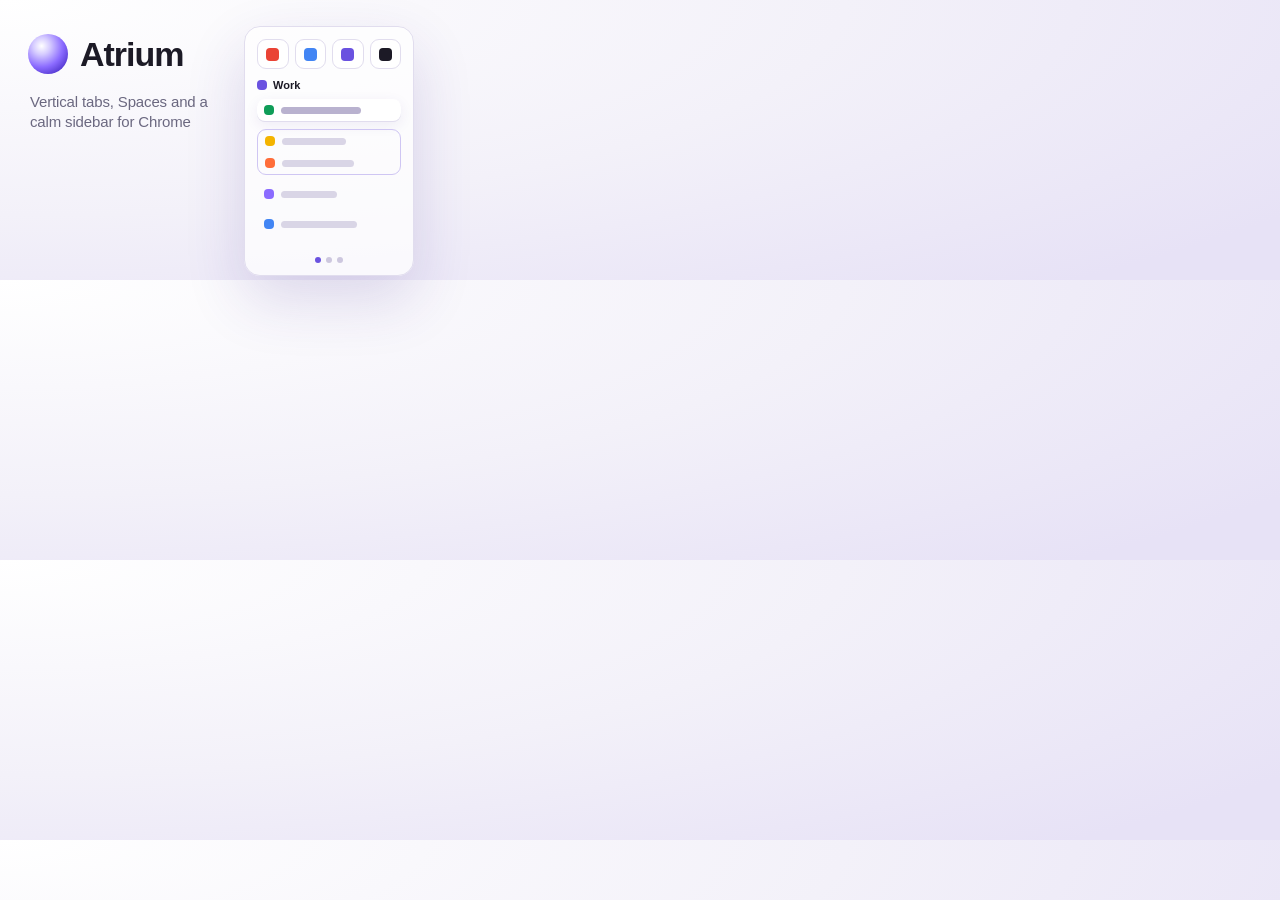
<file: store/promo/tile.html>
<!doctype html><meta charset="utf-8"><link rel="stylesheet" href="promo.css">
<style>
  body { --w: 440px; --h: 280px; }
  .brand { position: absolute; left: 28px; top: 34px; gap: 12px; }
  .brand .orb { width: 40px; height: 40px; }
  .name { font-size: 34px; }
  .tag { position: absolute; left: 30px; top: 92px; width: 190px; font-size: 15px; line-height: 1.35; }
  .side { right: 26px; top: 26px; width: 170px; height: 250px; border-radius: 16px; padding: 12px; gap: 8px; }
  .favs { gap: 6px; } .fav { height: 30px; border-radius: 9px; } .fav i { width: 13px; height: 13px; }
  .sp { gap: 6px; font-size: 11px; margin-top: 2px; } .sp i { width: 10px; height: 10px; }
  .row { gap: 7px; height: 22px; padding: 0 7px; } .row i { width: 10px; height: 10px; }
  .dots { gap: 5px; } .dots s { width: 6px; height: 6px; }
</style>
<div class="brand"><div class="orb"></div><div class="name">Atrium</div></div>
<p class="tag">Vertical tabs, Spaces and a calm sidebar for Chrome</p>
<div class="side">
  <div class="favs"><div class="fav"><i style="background:#ea4335"></i></div><div class="fav"><i style="background:#4285f4"></i></div><div class="fav"><i style="background:#6a52e0"></i></div><div class="fav"><i style="background:#1c1a26"></i></div></div>
  <div class="sp"><i></i>Work</div>
  <div class="row on"><i style="background:#0f9d58"></i><b style="width:80px"></b></div>
  <div class="split"><div class="row"><i style="background:#f4b400"></i><b style="width:64px"></b></div><div class="row"><i style="background:#ff6d3a"></i><b style="width:72px"></b></div></div>
  <div class="row"><i style="background:#8b6bff"></i><b style="width:56px"></b></div>
  <div class="row"><i style="background:#4285f4"></i><b style="width:76px"></b></div>
  <div class="dots"><s class="on"></s><s></s><s></s></div>
</div>
</file>
<file: ui.css>
/* Shared design system: Space-tinted surfaces + iOS 26 "Liquid Glass" materials.
   Used by the side panel, the Command Bar and the onboarding page. */

/* Registered so the Space colour can animate (gradients follow it smoothly). */
@property --accent {
  syntax: '<color>';
  inherits: true;
  initial-value: #5b6cff;
}

:root {
  --accent: #5b6cff;

  /* base */
  --bg: #f3f1f6;
  --text: #17171c;
  --muted: rgba(23, 23, 28, 0.55);
  --faint: rgba(23, 23, 28, 0.32);
  --hairline: rgba(23, 23, 28, 0.08);

  /* glass */
  --glass: rgba(255, 255, 255, 0.42);
  --glass-strong: rgba(255, 255, 255, 0.82);
  --glass-hover: rgba(255, 255, 255, 0.34);
  --glass-edge: rgba(255, 255, 255, 0.75);
  --glass-shadow: 0 1px 2px rgba(20, 20, 40, 0.06), 0 6px 20px rgba(20, 20, 40, 0.08);
  --float-shadow: 0 2px 6px rgba(20, 20, 40, 0.08), 0 18px 48px rgba(20, 20, 40, 0.18);
  --blur: blur(22px) saturate(180%);

  /* tinted backdrop of the current Space */
  /* Pastel paper: warm off-white tinted with the Space colour, a soft top-to-bottom shade and a grain. */
  --paper: #fbf7ef;
  --tint-top: color-mix(in oklab, var(--accent) 22%, var(--paper));
  --tint-mid: color-mix(in oklab, var(--accent) 15%, var(--paper));
  --tint-low: color-mix(in oklab, var(--accent) 10%, var(--paper));
  --grain: url("data:image/svg+xml,%3Csvg xmlns='http://www.w3.org/2000/svg' width='160' height='160'%3E%3Cfilter id='d' x='0' y='0' width='100%25' height='100%25' color-interpolation-filters='sRGB'%3E%3CfeTurbulence type='fractalNoise' baseFrequency='1.1' numOctaves='1' seed='3' stitchTiles='stitch'/%3E%3CfeColorMatrix type='matrix' values='0 0 0 0 0 0 0 0 0 0 0 0 0 0 0 1 0 0 0 0'/%3E%3CfeComponentTransfer%3E%3CfeFuncA type='discrete' tableValues='0 0 0 0 0 1 1'/%3E%3C/feComponentTransfer%3E%3C/filter%3E%3Crect width='100%25' height='100%25' filter='url(%23d)' opacity='0.14'/%3E%3C/svg%3E");

  --danger: #e5484d;
  /* Neutral colour for buttons, selection and focus. The Space colour (--accent) only tints the sidebar background. */
  --ui: #24242a;
  --ui-text: #ffffff;
  --r-sm: 10px;
  --r-md: 14px;
  --r-lg: 20px;
  --ease: cubic-bezier(0.32, 0.72, 0, 1);
  color-scheme: light;
}

@media (prefers-color-scheme: dark) {
  :root {
    --bg: #111114;
    --text: #f2f2f5;
    --muted: rgba(242, 242, 245, 0.58);
    --faint: rgba(242, 242, 245, 0.32);
    --hairline: rgba(255, 255, 255, 0.08);

    --glass: rgba(255, 255, 255, 0.07);
    --glass-strong: rgba(255, 255, 255, 0.16);
    --glass-hover: rgba(255, 255, 255, 0.06);
    --glass-edge: rgba(255, 255, 255, 0.14);
    --glass-shadow: 0 1px 2px rgba(0, 0, 0, 0.3), 0 8px 24px rgba(0, 0, 0, 0.25);
    --float-shadow: 0 2px 8px rgba(0, 0, 0, 0.4), 0 20px 50px rgba(0, 0, 0, 0.5);

    --paper: #1d1b19;
    --ui: #ececf1;
    --ui-text: #141418;
    --tint-top: color-mix(in oklab, var(--accent) 24%, var(--paper));
    --tint-mid: color-mix(in oklab, var(--accent) 17%, var(--paper));
    --tint-low: color-mix(in oklab, var(--accent) 11%, var(--paper));
    --grain: url("data:image/svg+xml,%3Csvg xmlns='http://www.w3.org/2000/svg' width='160' height='160'%3E%3Cfilter id='d' x='0' y='0' width='100%25' height='100%25' color-interpolation-filters='sRGB'%3E%3CfeTurbulence type='fractalNoise' baseFrequency='1.1' numOctaves='1' seed='3' stitchTiles='stitch'/%3E%3CfeColorMatrix type='matrix' values='0 0 0 0 1 0 0 0 0 1 0 0 0 0 1 1 0 0 0 0'/%3E%3CfeComponentTransfer%3E%3CfeFuncA type='discrete' tableValues='0 0 0 0 0 1 1'/%3E%3C/feComponentTransfer%3E%3C/filter%3E%3Crect width='100%25' height='100%25' filter='url(%23d)' opacity='0.12'/%3E%3C/svg%3E");
    color-scheme: dark;
  }
}

* { box-sizing: border-box; }

/* Textured paper backdrop shared by every page: grain on top of a gentle pastel shade. */
.paper {
  background-color: var(--tint-mid);
  background-image: var(--grain), linear-gradient(172deg, var(--tint-top) 0%, var(--tint-mid) 50%, var(--tint-low) 100%);
  background-size: 160px 160px, 100% 100%;
}
[hidden] { display: none !important; }
html, body { margin: 0; }

body {
  font: 500 13px/1.35 -apple-system, BlinkMacSystemFont, "SF Pro Text", "Segoe UI", Roboto, sans-serif;
  letter-spacing: -0.005em;
  color: var(--text);
  background: var(--bg);
  -webkit-font-smoothing: antialiased;
}
button { font: inherit; color: inherit; background: none; border: 0; cursor: pointer; padding: 0; }
input { font: inherit; color: inherit; }
::selection { background: color-mix(in srgb, var(--text) 18%, transparent); }

/* Glass material */
.glass {
  background: var(--glass);
  -webkit-backdrop-filter: var(--blur);
  backdrop-filter: var(--blur);
  box-shadow: inset 0 0.5px 0 var(--glass-edge), inset 0 0 0 0.5px var(--hairline), var(--glass-shadow);
}

.btn-icon {
  width: 24px; height: 24px; border-radius: 999px;
  display: inline-grid; place-items: center; flex: none;
  color: var(--muted); font-size: 15px; line-height: 1;
  transition: background 0.15s, color 0.15s, transform 0.15s var(--ease);
}
.btn-icon:hover { background: var(--glass-strong); color: var(--text); }
.btn-icon:active { transform: scale(0.9); }

.btn {
  padding: 7px 14px; border-radius: 999px; font-weight: 600;
  background: var(--glass-strong); box-shadow: inset 0 0 0 0.5px var(--hairline);
  transition: transform 0.15s var(--ease), filter 0.15s;
}
.btn:hover { filter: brightness(1.04); }
.btn:active { transform: scale(0.97); }
.btn.primary { background: var(--ui); color: var(--ui-text); box-shadow: 0 2px 8px rgba(0, 0, 0, 0.15); }
.btn.danger { color: var(--danger); }

/* Menu */
@keyframes pop { from { opacity: 0; transform: scale(0.96) translateY(-4px); } }
.menu {
  position: fixed; z-index: 50; min-width: 200px; max-width: 270px; padding: 6px;
  border-radius: var(--r-md);
  background: color-mix(in srgb, var(--bg) 92%, transparent);
  -webkit-backdrop-filter: var(--blur); backdrop-filter: var(--blur);
  box-shadow: inset 0 0.5px 0 var(--glass-edge), inset 0 0 0 0.5px var(--hairline), var(--float-shadow);
  animation: pop 0.18s var(--ease);
  transform-origin: top left;
}
.menu button {
  display: block; width: 100%; text-align: left; padding: 7px 10px; border-radius: 8px;
  white-space: nowrap; overflow: hidden; text-overflow: ellipsis;
}
.menu button:hover { background: color-mix(in srgb, var(--text) 8%, transparent); }
.menu .danger { color: var(--danger); }
.menu .danger:hover { background: var(--danger); color: #fff; }
.menu hr { border: 0; border-top: 0.5px solid var(--hairline); margin: 5px 6px; }
.menu button { display: flex; align-items: center; gap: 8px; }
.menu .m-label { flex: 1; min-width: 0; overflow: hidden; text-overflow: ellipsis; }
.menu .m-hint { color: var(--muted); font-size: 12px; flex: none; }
.menu .m-arrow { color: var(--muted); flex: none; font-size: 15px; line-height: 1; }
.menu button:hover .m-hint, .menu button:hover .m-arrow { color: var(--text); }
.menu .label { padding: 6px 10px 3px; color: var(--muted); font-size: 11px; font-weight: 600; text-transform: uppercase; letter-spacing: 0.04em; }

/* Modal */
@keyframes fade { from { opacity: 0; } }
@keyframes rise { from { opacity: 0; transform: translateY(10px) scale(0.97); } }
.modal-back {
  position: fixed; inset: 0; z-index: 60; background: rgba(10, 10, 20, 0.32); -webkit-backdrop-filter: blur(3px); backdrop-filter: blur(3px);
  display: grid; place-items: start center; padding-top: 56px;
  animation: fade 0.2s;
}
.modal {
  width: min(320px, calc(100vw - 20px)); padding: 18px; display: grid; gap: 14px;
  border-radius: var(--r-lg);
  background: color-mix(in srgb, var(--bg) 94%, transparent);
  -webkit-backdrop-filter: var(--blur); backdrop-filter: var(--blur);
  box-shadow: inset 0 0.5px 0 var(--glass-edge), inset 0 0 0 0.5px var(--hairline), var(--float-shadow);
  animation: rise 0.28s var(--ease);
}
.modal h3 { margin: 0; font-size: 15px; font-weight: 700; letter-spacing: -0.01em; }
.modal .field { display: grid; gap: 6px; }
.modal .field-label { color: var(--muted); font-size: 11px; font-weight: 600; }
.icon-grid { display: grid; grid-template-columns: repeat(auto-fill, minmax(34px, 1fr)); gap: 4px; }
.icon-opt {
  height: 34px; border-radius: 10px; display: grid; place-items: center; color: var(--muted);
  transition: background 0.15s, color 0.15s, transform 0.15s var(--ease);
}
.icon-opt svg { width: 18px; height: 18px; }
.icon-opt:hover { background: var(--glass-strong); color: var(--text); }
.icon-opt:active { transform: scale(0.92); }
.icon-opt[aria-pressed=true] { background: var(--ui); color: var(--ui-text); }
.modal input[type=text] {
  padding: 9px 11px; border-radius: var(--r-sm); border: 0;
  background: var(--glass-strong); box-shadow: inset 0 0 0 0.5px var(--hairline);
  font-weight: 500; font-size: 13px;
}
.modal input[type=text]:focus { outline: none; box-shadow: inset 0 0 0 1.5px var(--text), 0 0 0 4px color-mix(in srgb, var(--text) 10%, transparent); }
.modal input[type=text] { width: 100%; min-width: 0; }
.modal .row-inline { display: flex; gap: 8px; }
.modal .row-inline label { min-width: 0; }
.modal .row-inline label:first-child { width: 64px; flex: none; }
.modal .row-inline label:first-child input { text-align: center; font-size: 18px; padding: 6px; }
.modal .row-inline label:last-child { flex: 1; }
.modal .actions { display: flex; justify-content: flex-end; gap: 8px; }
.btn:disabled { opacity: 0.45; cursor: default; filter: none; transform: none; }

/* Checklist dialog (e.g. which stale tabs to close) */
.modal.pick { max-height: calc(100vh - 80px); grid-template-rows: auto auto auto minmax(0, 1fr) auto; }
.pick-note { margin: -6px 0 0; color: var(--muted); font-size: 12px; font-weight: 450; }
.pick-tools { display: flex; gap: 4px; margin: -4px 0 -6px -8px; }
.pick-tools .link { color: var(--muted); font-size: 11px; font-weight: 600; padding: 3px 8px; border-radius: 999px; }
.pick-tools .link:hover { color: var(--text); background: var(--glass-strong); }
.pick-list { overflow-y: auto; display: flex; flex-direction: column; gap: 2px; margin: 0 -6px; padding: 0 2px; }
.pick-row {
  display: flex; align-items: center; gap: 10px; padding: 7px 8px; border-radius: var(--r-sm); cursor: pointer;
  transition: background 0.12s, opacity 0.12s;
}
.pick-row:hover { background: var(--glass-strong); }
.pick-row input { width: 16px; height: 16px; margin: 0; flex: none; accent-color: var(--ui); }
.pick-row:has(input:not(:checked)) { opacity: 0.5; }
.pick-row img { width: 16px; height: 16px; border-radius: 3px; flex: none; }
.pick-text { flex: 1; min-width: 0; display: flex; flex-direction: column; }
.pick-title { white-space: nowrap; overflow: hidden; text-overflow: ellipsis; color: var(--text); font-size: 13px; font-weight: 500; }
.pick-sub { white-space: nowrap; overflow: hidden; text-overflow: ellipsis; color: var(--faint); font-size: 11px; font-weight: 500; }

.swatches { display: flex; gap: 8px; flex-wrap: wrap; }
.swatch {
  width: 24px; height: 24px; border-radius: 50%;
  box-shadow: inset 0 0 0 0.5px rgba(0, 0, 0, 0.15);
  transition: transform 0.2s var(--ease), box-shadow 0.2s;
}
.swatch:hover { transform: scale(1.12); }
.swatch[aria-pressed=true] { box-shadow: 0 0 0 2px var(--bg), 0 0 0 4px currentColor; color: var(--text); transform: scale(1.05); }

/* Toast */
@keyframes toast-in { from { opacity: 0; transform: translate(-50%, 8px); } }
.toast {
  position: fixed; left: 50%; bottom: 72px; transform: translateX(-50%); z-index: 70;
  max-width: calc(100vw - 32px); padding: 9px 16px; border-radius: 999px;
  background: rgba(28, 28, 34, 0.86); color: #fff; font-weight: 600; font-size: 12px;
  -webkit-backdrop-filter: var(--blur); backdrop-filter: var(--blur);
  box-shadow: var(--float-shadow);
  animation: toast-in 0.25s var(--ease);
}
.toast.long {
  width: max-content; max-width: min(280px, calc(100vw - 32px)); padding: 11px 14px; border-radius: 14px;
  font-weight: 500; font-size: 12.5px; line-height: 1.45; text-align: left; text-wrap: pretty;
}

/* Multi-line field and segmented choice (focus dialog, blocked sites) */
.modal textarea {
  width: 100%; min-width: 0; box-sizing: border-box; resize: vertical;
  padding: 9px 11px; border-radius: var(--r-sm); border: 0; color: inherit;
  background: var(--glass-strong); box-shadow: inset 0 0 0 0.5px var(--hairline);
  font: 500 12px/1.55 ui-monospace, SFMono-Regular, Menlo, monospace;
}
.modal textarea:focus { outline: none; box-shadow: inset 0 0 0 1.5px var(--text), 0 0 0 4px color-mix(in srgb, var(--text) 10%, transparent); }
.modal .field-note { color: var(--muted); font-size: 11px; font-weight: 450; line-height: 1.4; }
.seg {
  display: flex; padding: 2px; gap: 2px; border-radius: 10px;
  background: var(--glass-strong); box-shadow: inset 0 0 0 0.5px var(--hairline);
}
.seg-opt {
  flex: 1; padding: 6px 4px; border-radius: 8px; font-size: 12px; font-weight: 600; color: var(--muted);
  white-space: nowrap; transition: background 0.15s, color 0.15s;
}
.seg-opt:hover { color: var(--text); }
.seg-opt[aria-pressed=true] { background: var(--bg); color: var(--text); box-shadow: 0 1px 3px rgba(0, 0, 0, 0.12), inset 0 0 0 0.5px var(--hairline); }

.modal .modal-text { margin: -4px 0 0; color: var(--muted); font-size: 12.5px; font-weight: 450; line-height: 1.45; }

/* Dark site icons on a dark background, turned light (watchDarkIcons in shared.js) */
img.inv { filter: invert(1) hue-rotate(180deg); }

/* A message with an icon and a title: what it's about at a glance. */
.toast.rich { display: flex; align-items: flex-start; gap: 10px; font-weight: 500; }
.toast .t-ico {
  width: 26px; height: 26px; flex: none; border-radius: 8px; display: grid; place-items: center;
  background: rgba(255, 255, 255, 0.12); color: #fff;
}
.toast .t-ico svg { width: 15px; height: 15px; display: block; }
.toast[data-tone="focus"] .t-ico { background: rgba(232, 77, 61, 0.22); color: #ff7a6b; }
.toast[data-tone="error"] .t-ico { background: rgba(255, 159, 10, 0.22); color: #ffb340; }
.toast[data-tone="done"] .t-ico { background: rgba(52, 199, 89, 0.22); color: #5fd38a; }
.toast .t-body { display: grid; gap: 1px; min-width: 0; }
.toast .t-title { font-weight: 650; font-size: 12.5px; }
.toast.rich .t-text { color: rgba(255, 255, 255, 0.72); font-size: 12px; line-height: 1.4; }
.toast.rich .t-text:only-child { color: #fff; font-weight: 600; }

.toast .t-act {
  justify-self: start; margin-top: 7px; padding: 5px 11px; border-radius: 999px; font: inherit; font-size: 12px; font-weight: 600;
  color: #1c1a26; background: #fff; border: 0; cursor: pointer;
}
.toast .t-act:hover { background: #ecebf3; }
.toast .t-x {
  margin-left: auto; width: 20px; height: 20px; flex: none; border: 0; border-radius: 999px; display: grid; place-items: center;
  background: transparent; color: rgba(255, 255, 255, 0.55); font-size: 15px; line-height: 1; cursor: pointer;
}
.toast .t-x:hover { color: #fff; background: rgba(255, 255, 255, 0.12); }
</file>
<file: command.css>
/* Command Bar: glass card. New Tab page = card floating on the Space-tinted backdrop;
   popup window = the card fills the window. */
html:has(body.popup), body.popup { height: 100%; overflow: hidden; }


body.newtab {
  min-height: 100vh; display: grid; justify-items: center; align-content: start; padding: 20vh 16px 0;
}

.cb {
  width: 100%; display: flex; flex-direction: column; overflow: hidden;
  background: color-mix(in srgb, var(--bg) 70%, transparent);
  -webkit-backdrop-filter: var(--blur); backdrop-filter: var(--blur);
  box-shadow: inset 0 0.5px 0 var(--glass-edge), inset 0 0 0 0.5px var(--hairline), var(--float-shadow);
}
body.newtab .cb { max-width: 660px; border-radius: 22px; animation: rise 0.35s var(--ease); }
body.popup .cb { height: 100%; }

.cb-input { display: flex; align-items: center; gap: 12px; padding: 16px 20px; }
.cb-ico { width: 22px; height: 22px; display: grid; place-items: center; flex: none; color: var(--muted); }
.cb-ico svg { width: 20px; height: 20px; display: block; }
/* The field and its ghost (inline autocomplete) share one box and one font, so the grey completion
   lines up exactly after the typed text. */
.cb-field { position: relative; flex: 1; min-width: 0; display: flex; }
.cb-input input, .ghost {
  font: 500 18px/1.3 -apple-system, BlinkMacSystemFont, "SF Pro Text", "Segoe UI", Roboto, sans-serif;
  letter-spacing: -0.01em; padding: 0; margin: 0; border: 0;
}
.cb-input input { flex: 1; min-width: 0; outline: 0; background: none; position: relative; z-index: 1; }
.ghost { position: absolute; inset: 0; display: flex; align-items: center; white-space: pre; overflow: hidden; pointer-events: none; }
.ghost .typed { color: transparent; }
.ghost .rest { color: var(--faint); }
.cb-input input::placeholder { color: var(--faint); }

.cb-list { max-height: 440px; overflow-y: auto; padding: 4px 8px 8px; border-top: 0.5px solid var(--hairline); }
.cb-list:empty { display: none; }
body.popup .cb-list { flex: 1; max-height: none; }
body.popup .cb-list:empty { display: block; }

.res {
  /* Fixed height: the row buttons that appear on hover (26px) fit inside, so rows never change size. */
  display: flex; align-items: center; gap: 12px; height: 38px; padding: 0 12px; box-sizing: border-box; border-radius: 12px; cursor: default;
  transition: background 0.12s;
}
.res.sel { background: color-mix(in srgb, var(--text) 8%, transparent); }
.res .ico { width: 18px; height: 18px; flex: none; display: grid; place-items: center; font-size: 14px; }
.res .ico img { width: 18px; height: 18px; border-radius: 4px; }
.res .txt { flex: 1; min-width: 0; display: flex; gap: 8px; align-items: baseline; }
.res .t { white-space: nowrap; overflow: hidden; text-overflow: ellipsis; }
.res .s { color: var(--muted); font-size: 12px; white-space: nowrap; overflow: hidden; text-overflow: ellipsis; flex: 1; min-width: 0; }

.res .tag { color: var(--faint); font-size: 11px; font-weight: 600; flex: none; }
.dot { width: 10px; height: 10px; border-radius: 50%; display: inline-block; box-shadow: 0 0 0 2px rgba(255, 255, 255, 0.6); }

.cb-foot {
  display: flex; gap: 16px; padding: 8px 20px; color: var(--faint); font-size: 11px; font-weight: 600;
  border-top: 0.5px solid var(--hairline);
}

/* Row buttons, shown on hover and on the selected row (in place of the type label). */
.res .acts { display: none; gap: 2px; flex: none; margin-right: -4px; }
.res:hover .acts, .res.sel .acts { display: flex; }
.res:hover .tag:has(+ .acts), .res.sel .tag:has(+ .acts) { display: none; }
.res.flash .tag { display: inline !important; color: var(--text); }
.res.flash .acts { display: none !important; }
.ra {
  width: 26px; height: 26px; border-radius: 999px; display: grid; place-items: center; flex: none;
  color: var(--muted); font-size: 16px; line-height: 1; transition: background 0.15s, color 0.15s;
}
.ra svg { width: 15px; height: 15px; display: block; }
.ra:hover { background: color-mix(in srgb, var(--text) 10%, transparent); color: var(--text); }
.res .ico svg { width: 16px; height: 16px; display: block; color: var(--muted); }

/* History feed (empty field): day headings between the rows. */
.cb-list .day {
  padding: 14px 12px 4px; color: var(--muted); font-size: 11px; font-weight: 650; letter-spacing: 0.02em;
  position: sticky; top: -4px; z-index: 1; background: linear-gradient(var(--bg) 70%, transparent);
}
/* On the New Tab page the list starts short; command.js lets it grow as you scroll (see sizeList). */
body.newtab .cb-list { max-height: 360px; transition: max-height 0.18s ease-out; }

/* History feed: a site's pages from one day fold into one row; unfolded pages are indented under it. */
.res.group .s { flex: none; }
.res .caret { display: inline-grid; place-items: center; width: 14px; height: 14px; color: var(--muted); flex: none; align-self: center; transition: transform 0.15s; }
.res .caret svg { width: 12px; height: 12px; display: block; }
.res.group.open .caret { transform: rotate(90deg); }
.res.child { padding-left: 42px; }
.res.child .ico, .res.child .ico img { width: 14px; height: 14px; }

/* Over a web page (cmd-overlay.js): a transparent page with just the card, sized by its content. */
html:has(body.overlay), body.overlay { background: transparent !important; overflow: hidden; }
body.overlay .cb { border-radius: 22px; background: var(--bg); } /* opaque over a page: the day headings' backdrop matches */
body.overlay .cb-list { max-height: 420px; }

/* @ commands: the chip before the field (click it to remove), and the glyphs of the filters. */
.chip {
  display: inline-flex; align-items: center; gap: 6px; flex: none; height: 28px; padding: 0 10px 0 7px; margin: -4px 0;
  border-radius: 999px; font-weight: 600; font-size: 14px; cursor: default;
  background: color-mix(in srgb, var(--text) 9%, transparent); box-shadow: inset 0 0 0 0.5px var(--hairline);
}
.chip:hover { background: color-mix(in srgb, var(--text) 14%, transparent); }
.chip img { width: 16px; height: 16px; border-radius: 4px; display: block; }
.chip .glyph, .res .ico .glyph { font-size: 14px; line-height: 1; color: var(--muted); }
.chip svg { width: 15px; height: 15px; display: block; }

/* Opening a result: a spinner in the field's icon and "Opening…" on the row. */
.spin {
  width: 16px; height: 16px; border-radius: 999px; display: block;
  border: 2px solid color-mix(in srgb, var(--text) 18%, transparent); border-top-color: var(--text);
  animation: spin 0.7s linear infinite;
}
@keyframes spin { to { transform: rotate(360deg); } }
.res.busy .tag { display: inline !important; color: var(--text); }
.res.busy .acts { display: none !important; }
</file>
<file: sidepanel.css>
html, body { height: 100%; overflow: hidden; }

/* The backdrop is the shared .paper texture (ui.css), tinted with the current Space colour.
   --accent is animatable, so switching Spaces cross-fades the paper tone. */
#app { display: flex; flex-direction: column; height: 100%; }

/* ---------- top: Favorites ---------- */
.top { display: flex; flex-direction: column; gap: 8px; padding: 10px 10px 4px; }

/* Google Meet: red dot next to the presented tab */
.live-dot {
  position: absolute; top: 4px; left: 4px; width: 7px; height: 7px; border-radius: 50%; z-index: 1;
  background: #e5484d; animation: live 1.6s ease-in-out infinite;
}
@keyframes live { 50% { opacity: 0.35; } }
.live-dot.call { background: #30a46c; animation: none; }

.hint {
  display: flex; align-items: center; gap: 6px; padding: 6px 6px 6px 12px;
  border-radius: var(--r-md); font-size: 12px;
  background: var(--glass-strong);
  -webkit-backdrop-filter: var(--blur); backdrop-filter: var(--blur);
  box-shadow: inset 0 0.5px 0 var(--glass-edge), var(--glass-shadow);
}
.hint span { flex: 1; color: var(--muted); }
.hint .btn { padding: 4px 10px; font-size: 12px; }

.favs { display: grid; grid-template-columns: repeat(auto-fill, minmax(54px, 1fr)); gap: 8px; }
.favs:empty {
  display: flex; align-items: center; justify-content: center; height: 40px; padding: 0 10px;
  border-radius: var(--r-md); border: 1px dashed color-mix(in srgb, var(--text) 18%, transparent);
}
.favs:empty::after { content: 'Drag a tab here to add a Favorite'; color: var(--muted); font-size: 11px; white-space: nowrap; overflow: hidden; text-overflow: ellipsis; }
.fav {
  height: 46px; border-radius: var(--r-md); display: grid; place-items: center; position: relative; cursor: pointer;
  background: var(--glass);
  -webkit-backdrop-filter: var(--blur); backdrop-filter: var(--blur);
  box-shadow: inset 0 0.5px 0 var(--glass-edge), inset 0 0 0 0.5px var(--hairline);
  transition: transform 0.2s var(--ease), background 0.2s, box-shadow 0.2s;
}
.fav:hover { background: var(--glass-strong); }
.fav:active { transform: scale(0.95); }
.fav img { width: 22px; height: 22px; border-radius: 5px; opacity: 0.8; filter: grayscale(0.35); transition: opacity 0.2s, filter 0.2s; }
.fav.open img { opacity: 1; filter: none; }
/* Dark icons turned light (watchDarkIcons): stronger than the open / closed / asleep filters above */
.fav.open img.inv, .row .ico.inv { filter: invert(1) hue-rotate(180deg); }
.fav:not(.open) img.inv { filter: invert(1) hue-rotate(180deg) grayscale(0.35); }
.row.asleep .ico.inv, .row.item:not(.open) .ico.inv { filter: invert(1) hue-rotate(180deg) grayscale(0.6); }
.fav.active { background: var(--glass-strong); box-shadow: inset 0 0.5px 0 var(--glass-edge), 0 0 0 1.5px color-mix(in srgb, var(--text) 22%, transparent), var(--glass-shadow); }

/* ---------- carousel ---------- */
.viewport { flex: 1; min-height: 0; overflow: hidden; position: relative; }
.track { display: flex; height: 100%; will-change: transform; }
.page { flex: 0 0 100%; height: 100%; min-width: 0; }
.page-scroll {
  height: 100%; overflow-y: auto; overflow-x: hidden; padding: 4px 10px 20px;
  display: flex; flex-direction: column; gap: 2px;
  scrollbar-width: thin; scrollbar-color: var(--faint) transparent;
  mask-image: linear-gradient(to bottom, transparent 0, #000 8px, #000 calc(100% - 16px), transparent 100%);
}

.space-head { display: flex; align-items: center; gap: 6px; padding: 8px 2px 8px 6px; }
.space-head .btn-icon svg { width: 16px; height: 16px; display: block; }
.space-ico { display: inline-grid; place-items: center; width: 20px; height: 20px; color: var(--text); font-size: 16px; flex: none; }
.space-ico svg { width: 18px; height: 18px; display: block; }
.space-title {
  flex: 1; min-width: 0; display: flex; align-items: center; gap: 7px;
  font-size: 15px; font-weight: 700; letter-spacing: -0.015em;
}
.space-name {
  min-width: 0;
  white-space: nowrap; overflow: hidden; text-overflow: ellipsis;
}

.pinned, .today { display: flex; flex-direction: column; gap: 2px; min-height: 6px; }
/* The page scrolls; its sections never shrink (a long list would otherwise slide under the rows below it). */
.page-scroll > * { flex-shrink: 0; }
/* Empty Pinned: a drop hint with ×. Hidden ("tucked") it takes no space, but comes back while dragging. */
.pin-empty {
  display: flex; align-items: center; gap: 4px; padding: 4px 4px 4px 10px; border-radius: var(--r-sm);
  color: var(--muted); font-size: 11px;
  border: 1px dashed color-mix(in srgb, var(--text) 16%, transparent);
}
.pin-empty span { flex: 1; text-align: center; padding-left: 20px; }
.pin-empty .btn-icon { opacity: 0; }
.pin-empty:hover .btn-icon { opacity: 1; }
.pinned.tucked { min-height: 0; }
.pinned.tucked .pin-empty { display: none; }
body.is-dragging .pinned.tucked .pin-empty { display: flex; padding: 10px; }
body.is-dragging .pin-empty .btn-icon { display: none; }
body.is-dragging .pin-empty span { padding-left: 0; }
.today:empty::after { content: 'No open tabs'; color: var(--faint); font-size: 12px; padding: 6px 10px; }

/* Rows: tabs, pinned items, folders */
.row {
  display: flex; align-items: center; gap: 9px; width: 100%; flex: none;
  height: 34px; padding: 0 6px 0 calc(10px + var(--depth, 0) * 16px);
  border-radius: var(--r-sm); text-align: left; position: relative; cursor: default;
  transition: background 0.15s, box-shadow 0.15s, transform 0.15s var(--ease);
}
.row:hover { background: var(--glass-hover); }
.row:active { transform: scale(0.985); }
.row.active {
  background: var(--glass-strong);
  box-shadow: inset 0 0.5px 0 var(--glass-edge), var(--glass-shadow);
}
.row .ico { width: 16px; height: 16px; flex: none; border-radius: 3px; }
.row .title { flex: 1; min-width: 0; white-space: nowrap; overflow: hidden; text-overflow: ellipsis; }
.row .btn-icon { width: 22px; height: 22px; opacity: 0; transition: opacity 0.12s, background 0.15s; }
.row .btn-icon svg { width: 13px; height: 13px; display: block; }
.row .btn-icon + .btn-icon { margin-left: -4px; }
.row:hover .btn-icon, .row .btn-icon.keep { opacity: 1; }
.row.item:not(.open) { color: var(--muted); }
/* Sleeping (unloaded) tabs: a bit fainter until opened again */
.row.asleep .title { color: var(--muted); }
.row.asleep .ico { opacity: 0.6; filter: grayscale(0.5); }
.row.item:not(.open) .ico { opacity: 0.55; filter: grayscale(0.8); }
.row.folder { font-weight: 600; }
.row.folder .f-ico { width: 16px; height: 16px; flex: none; color: var(--muted); }
.row.folder .f-ico svg { width: 16px; height: 16px; display: block; }
.row.folder .caret { width: 16px; height: 16px; color: var(--muted); flex: none; display: grid; place-items: center; transition: transform 0.15s var(--ease); }
.row.folder .caret svg { width: 16px; height: 16px; display: block; }
.row.folder .caret.open { transform: rotate(90deg); }
.row.ghost { color: var(--muted); gap: 9px; }
.row.ghost::before {
  content: '+'; width: 16px; height: 16px; flex: none; display: grid; place-items: center;
  border-radius: 5px; font-size: 14px; font-weight: 500; line-height: 1;
  background: var(--glass-strong);
}
.row.ghost:hover { color: var(--text); }
.aud { width: 22px; height: 22px; display: grid; place-items: center; flex: none; color: var(--muted); border-radius: 999px; transition: background 0.15s, color 0.15s; }
.aud:hover { background: var(--glass-strong); color: var(--text); }
.aud.muted { color: var(--faint); }
.aud svg { width: 14px; height: 14px; display: block; }

.divider { display: flex; align-items: center; gap: 4px; padding: 8px 2px 6px 10px; }
.divider .line { margin-right: 4px; }
.search-btn {
  display: inline-flex; align-items: center; gap: 6px; height: 24px; padding: 0 10px 0 8px; margin-left: -6px; margin-right: 4px;
  border-radius: 999px; color: var(--muted); font-size: 12px; font-weight: 500;
  background: var(--glass); box-shadow: inset 0 0.5px 0 var(--glass-edge), inset 0 0 0 0.5px var(--hairline);
  transition: background 0.15s, color 0.15s;
}
.search-btn svg { width: 13px; height: 13px; display: block; }
.search-btn:hover { background: var(--glass-strong); color: var(--text); }
.divider .btn-icon svg { width: 15px; height: 15px; display: block; }
.sort-badge { font-size: 10px; font-weight: 600; color: var(--muted); padding: 2px 7px; border-radius: 999px; background: var(--glass-strong); }
.domain-head {
  display: flex; align-items: center; gap: 7px; height: 26px; margin-top: 6px; padding: 0 10px;
  font-size: 11px; font-weight: 600; color: var(--muted);
}
.domain-head:first-child { margin-top: 0; }
.domain-head .ico { width: 12px; height: 12px; border-radius: 2px; opacity: 0.8; }
/* Tabs under a domain header are indented, with a thin guide line under the header's favicon. */
.domain-group {
  display: flex; flex-direction: column; gap: 2px;
  margin-left: 15px; padding-left: 5px; border-left: 1.5px solid var(--hairline);
}
.domain-sep { height: 8px; flex: none; }
/* One favicon per group: it's on the header, the tabs below don't repeat it. */
.domain-group .row .ico { display: none; }
.domain-head .count { margin-left: auto; font-weight: 500; color: var(--faint); }
.divider .line { flex: 1; height: 1px; background: var(--hairline); }
.link {
  color: var(--muted); font-size: 11px; font-weight: 600; padding: 3px 9px; border-radius: 999px;
  transition: background 0.15s, color 0.15s;
}
.link:hover { color: var(--text); background: var(--glass-strong); }

/* ---------- "Closed … · Undo" chip ---------- */
@keyframes chip-in { from { opacity: 0; transform: translateY(6px); } }
.undo-chip {
  position: fixed; left: 10px; right: 10px; bottom: 50px; z-index: 40;
  display: flex; align-items: center; gap: 6px; padding: 6px 6px 6px 14px; border-radius: 999px;
  background: rgba(28, 28, 34, 0.9); color: #fff; font-size: 12px;
  -webkit-backdrop-filter: var(--blur); backdrop-filter: var(--blur);
  box-shadow: var(--float-shadow); animation: chip-in 0.2s var(--ease);
}
.uc-text { flex: 1; min-width: 0; white-space: nowrap; overflow: hidden; text-overflow: ellipsis; color: rgba(255, 255, 255, 0.75); }
.uc-text b { color: #fff; font-weight: 600; }
.uc-btn { padding: 4px 12px; border-radius: 999px; font-weight: 700; color: #fff; background: rgba(255, 255, 255, 0.16); flex: none; }
.uc-btn:hover { background: rgba(255, 255, 255, 0.26); }
.uc-x { width: 24px; height: 24px; border-radius: 999px; color: rgba(255, 255, 255, 0.6); flex: none; font-size: 15px; }
.uc-x:hover { color: #fff; background: rgba(255, 255, 255, 0.12); }

/* ---------- mini player ---------- */
.player { display: flex; flex-direction: column; gap: 4px; padding: 4px 10px 0; }
.pl-item {
  display: flex; align-items: center; gap: 8px; padding: 6px 6px 6px 6px; border-radius: var(--r-md);
  background: var(--glass-strong);
  -webkit-backdrop-filter: var(--blur); backdrop-filter: var(--blur);
  box-shadow: inset 0 0.5px 0 var(--glass-edge), var(--glass-shadow);
}
.pl-art { width: 34px; height: 34px; border-radius: 8px; object-fit: cover; flex: none; background: var(--hover, rgba(0,0,0,.05)); }
.pl-art.fav { padding: 8px; }
.pl-text { flex: 1; min-width: 0; display: flex; flex-direction: column; text-align: left; gap: 1px; }
.pl-title { font-size: 12px; font-weight: 600; white-space: nowrap; overflow: hidden; text-overflow: ellipsis; }
.pl-sub { font-size: 11px; color: var(--muted); white-space: nowrap; overflow: hidden; text-overflow: ellipsis; }
.pl-item:not(.playing) .pl-title { color: var(--muted); }
.pl-btn {
  width: 28px; height: 28px; border-radius: 999px; display: grid; place-items: center; flex: none; color: var(--text);
  transition: background 0.15s, transform 0.15s var(--ease);
}
.pl-btn svg { width: 16px; height: 16px; display: block; }
.pl-btn[data-cmd=pl-prev] svg, .pl-btn[data-cmd=pl-next] svg { width: 14px; height: 14px; }
.pl-btn:hover { background: color-mix(in srgb, var(--text) 8%, transparent); }
.pl-btn:active { transform: scale(0.9); }
.pl-btn.off { color: var(--faint); }
.pl-x { color: var(--muted); font-size: 16px; }

/* ---------- space bar: no background; the current Space shows its icon, the others are small dots ---------- */
.spacebar { display: flex; justify-content: center; padding: 6px 10px 10px; }
.spaces { display: flex; align-items: center; gap: 2px; max-width: 100%; position: relative; }
.space-btn {
  height: 28px; min-width: 16px; padding: 0 3px; border-radius: 999px; flex: none;
  display: grid; place-items: center; position: relative; color: var(--text);
  transition: min-width 0.3s var(--ease), transform 0.2s var(--ease);
}
.space-btn:active { transform: scale(0.88); }
.space-btn .glyph { display: none; }
.space-btn .glyph svg { width: 18px; height: 18px; display: block; }
.space-btn .glyph { font-size: 16px; line-height: 1; }
.space-btn .gdot { display: block; width: 10px; height: 10px; border-radius: 50%; }
.space-btn .sdot {
  width: 6px; height: 6px; border-radius: 50%; opacity: 0.3; background: var(--text);
  transition: opacity 0.15s, transform 0.15s var(--ease);
}
.space-btn:hover .sdot { opacity: 0.9; transform: scale(1.3); }
.space-btn.active { min-width: 28px; }
.space-btn.active .glyph { display: block; animation: glyph-in 0.16s ease-out; }
.space-btn.active .sdot { display: none; }
@keyframes glyph-in { from { opacity: 0.35; transform: scale(0.85); } }

/* "+" appears only while hovering the bar, right after the dots */
/* The "+" floats just right of the dots, so showing it doesn't move them. */
.space-btn.add {
  position: absolute; left: 100%; top: 50%; transform: translateY(-50%); margin-left: 4px;
  width: 24px; min-width: 24px; height: 24px; padding: 0; opacity: 0; pointer-events: none; color: var(--muted);
  transition: opacity 0.15s;
}
.space-btn.add svg { width: 14px; height: 14px; display: block; }
/* Not while the mouse is on the focus tomato, which also sits in the bar. */
.spacebar:hover:not(:has(.tomato:hover)) .space-btn.add { opacity: 1; pointer-events: auto; }
.space-btn.add:active { transform: translateY(-50%) scale(0.9); }
.space-btn.add:hover { color: var(--text); background: var(--glass-strong); }

/* ---------- drag & drop ---------- */
.drop-before::before, .drop-after::after {
  content: ''; position: absolute; left: 6px; right: 6px; height: 2px; border-radius: 2px;
  background: var(--text); opacity: 0.6;
}
.drop-before::before { top: -2px; }
.drop-after::after { bottom: -2px; }
.fav.drop-before::before, .space-btn.drop-before::before { left: -5px; right: auto; top: 6px; bottom: 6px; width: 2px; height: auto; }
.fav.drop-after::after, .space-btn.drop-after::after { right: -5px; left: auto; top: 6px; bottom: 6px; width: 2px; height: auto; }
.drop-into { box-shadow: inset 0 0 0 1.5px var(--text) !important; }
.zone-over { outline: 1.5px dashed var(--muted); outline-offset: 3px; border-radius: var(--r-sm); }
.dragging { opacity: 0.35; }
/* A tab dragged out of the sidebar: its row lights up, and a hint says where it goes when let go. */
body.drag-out .row.dragging { opacity: 1; box-shadow: inset 0 0 0 1.5px var(--accent); background: color-mix(in srgb, var(--accent) 14%, transparent); }
body.drag-out::after {
  content: 'Release to open in a new window';
  position: fixed; left: 50%; bottom: 64px; transform: translateX(-50%); z-index: 50; white-space: nowrap;
  padding: 7px 14px; border-radius: 999px; font-size: 12px; font-weight: 600; color: #fff;
  background: color-mix(in srgb, var(--accent) 85%, #000); box-shadow: var(--glass-shadow);
  animation: chip-in 0.18s var(--ease);
}

.unsupported { padding: 24px; color: var(--muted); text-align: center; }

/* ---------- focus mode ---------- */
/* Calmer paper while focusing: the Space colour is barely there. */
body.focus {
  --tint-top: color-mix(in oklab, var(--accent) 9%, var(--paper));
  --tint-mid: color-mix(in oklab, var(--accent) 6%, var(--paper));
  --tint-low: color-mix(in oklab, var(--accent) 4%, var(--paper));
}

/* Tomato in the bottom-left corner. Collapsed it's just the icon (with a progress ring while focus runs);
   hovering unfolds the countdown and controls to the right. It folds back only after a short delay, so
   moving the mouse a little off it doesn't snap it shut. --p: 0…1 of the current phase.
   (Not called .focus: that class is on <body> while focusing.) */
.spacebar { position: relative; }
.tomato {
  --p: 0; --tomato: #e5484d;
  position: absolute; left: 10px; top: 50%; transform: translateY(calc(-50% - 2px)); z-index: 5;
  display: flex; max-width: calc(100% - 20px);
}
.ft {
  display: inline-flex; align-items: center; height: 30px; padding: 0; border-radius: 999px;
  max-width: 100%; color: var(--muted);
  transition: background 0.2s 0.8s, box-shadow 0.2s 0.8s;
}
/* No background while folded, so the bare tomato sits on the paper. */
.ft:not(:hover) { background: transparent; }
/* Opaque, so the Space icon under the unfolded block doesn't show through. */
.ft:hover {
  background: var(--bg);
  box-shadow: inset 0 0.5px 0 var(--glass-edge), inset 0 0 0 0.5px var(--hairline), var(--glass-shadow);
  transition-delay: 0s;
}
.ft-ico {
  position: relative; width: 30px; height: 30px; flex: none; border-radius: 999px;
  display: grid; place-items: center; color: inherit; transition: color 0.2s, transform 0.15s var(--ease);
}
.ft-ico svg { width: 17px; height: 17px; display: block; position: relative; }
.ft:hover .ft-ico { color: var(--text); }
.ft-ico:active { transform: scale(0.9); }
.tomato.on .ft-ico, .tomato.on .ft:hover .ft-ico { color: var(--tomato); }
.tomato.on.break .ft-ico { color: var(--muted); }
/* A phase is over and waits for a click: the tomato pulses gently. */
.tomato.waiting .ft-ico { color: var(--tomato); animation: live 1.6s ease-in-out infinite; }
@media (prefers-reduced-motion: reduce) { .tomato.waiting .ft-ico { animation: none; } }
/* Progress ring: a thin track with a filled arc that grows clockwise from the top. */
.tomato.on .ft-ico::before {
  content: ''; position: absolute; inset: 0; border-radius: inherit;
  background: conic-gradient(var(--ring, var(--tomato)) calc(var(--p) * 360deg), color-mix(in oklab, var(--text) 12%, transparent) 0);
  -webkit-mask: radial-gradient(farthest-side, transparent calc(100% - 2.5px), #000 calc(100% - 2px));
  mask: radial-gradient(farthest-side, transparent calc(100% - 2.5px), #000 calc(100% - 2px));
}
.tomato.on.break { --ring: color-mix(in oklab, var(--accent) 80%, var(--text)); }

.ft-more {
  display: inline-flex; align-items: center; gap: 6px; max-width: 0; opacity: 0; overflow: hidden; white-space: nowrap;
  padding-right: 0;
  /* Folding: after the delay the text fades together with the background, and only then the block narrows. */
  transition: opacity 0.2s 0.8s, max-width 0.2s var(--ease) 1s, padding 0.2s 1s;
}
.ft:hover .ft-more {
  max-width: 260px; opacity: 1; padding-right: 4px;
  transition: max-width 0.25s var(--ease), padding 0.25s, opacity 0.15s 0.05s;
}
.ft-main { display: inline-flex; align-items: center; gap: 6px; padding: 0 2px 0 2px; height: 30px; color: var(--text); }
.ft-label { font-weight: 600; color: var(--text); }
.ft-sub { color: var(--muted); font-size: 11px; font-weight: 550; font-variant-numeric: tabular-nums; }
button.ft .ft-label { padding-left: 2px; }
button.ft .ft-sub { padding-right: 8px; }
.ft-time { font-weight: 650; font-size: 13px; font-variant-numeric: tabular-nums; letter-spacing: -0.01em; }

/* Call controls: a switched-off mic / camera is shown in red, like in the call itself. */
.pl-btn.alert { color: var(--danger); }
/* "Go back to the pinned page" on a Pinned tab that has moved to another page */
.btn-icon.keep { color: var(--muted); }
.btn-icon.keep svg { width: 14px; height: 14px; display: block; }
/* "N tabs hidden" while focusing */
.row.ghost.focus-more::before { content: '⋯'; font-size: 11px; letter-spacing: -0.05em; }
/* While focusing, every site icon in the sidebar (tabs, Pinned, Favorites, player) turns black and white. */
/* Row buttons take no room until hover, so titles aren't cut short by invisible buttons. */
.row:not(:hover) .btn-icon:not(.keep) { display: none; }

/* ---------- tab tree ---------- */
/* A tab with tabs opened from it: hovering it turns the favicon into a caret that folds the branch. */
.ico-wrap { position: relative; width: 16px; height: 16px; flex: none; display: grid; place-items: center; }
.twisty {
  position: absolute; inset: -3px; display: none; place-items: center; border-radius: 5px; color: var(--muted);
  transition: background 0.15s, color 0.15s;
}
.twisty svg { width: 14px; height: 14px; display: block; transition: transform 0.15s var(--ease); }
.twisty.open svg { transform: rotate(90deg); }
.twisty:hover { background: var(--glass-strong); color: var(--text); }
.row.branch:hover .twisty { display: grid; }
.row.branch:hover .ico-wrap .ico { visibility: hidden; }
.fold-count {
  flex: none; min-width: 18px; height: 16px; padding: 0 5px; border-radius: 999px; display: grid; place-items: center;
  font-size: 10px; font-weight: 650; color: var(--muted); background: var(--glass-strong);
}
.row:hover .fold-count { display: none; }

/* A tab that's loading: a thin spinning ring around its icon, like Chrome's tab strip. */
.ico-wrap.loading::after {
  content: ''; position: absolute; inset: -4px; border-radius: 999px; pointer-events: none;
  border: 2px solid color-mix(in srgb, var(--text) 14%, transparent); border-top-color: var(--text);
  animation: tab-spin 0.8s linear infinite;
}
.ico-wrap.loading .ico { transform: scale(0.75); transition: transform 0.2s; }
@keyframes tab-spin { to { transform: rotate(360deg); } }
.domain-group .row .ico-wrap { display: none; }
.fav.loading::after {
  content: ''; position: absolute; left: 50%; top: 50%; width: 28px; height: 28px; margin: -14px 0 0 -14px; border-radius: 999px;
  border: 2px solid color-mix(in srgb, var(--text) 14%, transparent); border-top-color: var(--text);
  animation: tab-spin 0.8s linear infinite; pointer-events: none;
}

/* This Space's tabs in other windows (click to bring one here). */
/* Grey, so it's clear they aren't here: icon in black and white, title faint. */
.row.far .ico { opacity: 0.5; filter: grayscale(1); }
.row.far .title { color: var(--faint); }
.row.far:hover .title { color: var(--muted); }
/* "Open in another window": a tiny window in the row's top-left corner (where the Meet dot goes). */
.far-badge {
  position: absolute; top: 3px; left: 3px; width: 11px; height: 11px; display: grid; place-items: center; z-index: 1;
  color: var(--muted); border-radius: 3px; background: var(--paper);
}
.far-badge svg { width: 11px; height: 11px; display: block; }

/* Settings: bottom-right corner, opposite the focus tomato. */
.settings-btn {
  position: absolute; right: 10px; top: 50%; transform: translateY(calc(-50% - 2px)); z-index: 5;
  width: 30px; height: 30px; border-radius: 999px; display: grid; place-items: center; color: var(--muted);
  transition: background 0.15s, color 0.15s;
}
.settings-btn svg { width: 17px; height: 17px; display: block; }
.settings-btn:hover { color: var(--text); background: var(--glass-strong); }
.spacebar:hover:has(.settings-btn:hover) .space-btn.add { opacity: 0; pointer-events: none; }
/* The call / presenting dot on a Favorite tile: its top-left corner, like on rows. */
.fav .live-dot { top: 6px; left: 6px; }

/* Focus: tabs you haven't used in this focus keep black-and-white icons; the ones you work with stay in colour. */
.focus-dim .ico, .fav.focus-dim img { filter: grayscale(1) !important; opacity: 0.75; transition: none; }
/* …and a dark icon shown light stays light while it's black and white. */
.focus-dim .ico.inv, .fav.focus-dim img.inv { filter: invert(1) hue-rotate(180deg) grayscale(1) !important; }
/* The hidden tabs, when shown, sit in their own list under a heading. */
.hidden-head {
  display: flex; align-items: center; gap: 6px; margin: 10px 0 2px; padding: 0 6px 0 10px;
  font-size: 11px; font-weight: 600; letter-spacing: 0.04em; text-transform: uppercase; color: var(--muted);
}
.hidden-head span { flex: 1; }
.hidden-list .row .title { color: var(--muted); }

/* Chrome's split view: the two tabs of a pair in one frame, with a thin seam between them. */
.split-pair {
  position: relative; border-radius: var(--r-sm); margin: 1px 0;
  box-shadow: inset 0 0 0 1px color-mix(in srgb, var(--text) 14%, transparent);
}
.split-pair.on { box-shadow: inset 0 0 0 1px color-mix(in srgb, var(--accent) 55%, transparent); }
.split-pair > .row + .row::before {
  content: ''; position: absolute; top: 0; left: 10px; right: 10px; height: 1px;
  background: color-mix(in srgb, var(--text) 12%, transparent);
}
.split-pair::after {
  content: 'Split'; position: absolute; right: 8px; top: 50%; transform: translateY(-50%);
  font-size: 9px; font-weight: 700; letter-spacing: 0.06em; text-transform: uppercase; color: var(--faint);
  pointer-events: none; transition: opacity 0.12s;
}
.split-pair:hover::after { opacity: 0; }

/* By domain: the split mark on each tab of a pair, and its partner lit up while you point at one. */
.split-mark { width: 16px; height: 16px; flex: none; display: grid; place-items: center; color: var(--muted); }
.split-mark svg { width: 13px; height: 13px; display: block; }
.row.tab.split-lit { box-shadow: inset 0 0 0 1.5px color-mix(in srgb, var(--accent) 70%, transparent); }

/* Sidebar messages: across the whole width of the sidebar, as a card. */
.toast, .toast.long {
  left: 10px; right: 10px; width: auto; max-width: none; transform: none;
  padding: 11px 14px; border-radius: 14px; text-align: left; line-height: 1.45;
  animation: toast-up 0.25s var(--ease);
}
@keyframes toast-up { from { opacity: 0; transform: translateY(8px); } }
</file>
<file: store/promo/promo.css>
:root { --paper: #f3f1f9; --ink: #1c1a26; --muted: #6b6880; --line: #e1ddee; --violet: #6a52e0; }
* { box-sizing: border-box; margin: 0; }
body { width: var(--w); height: var(--h); overflow: hidden; font-family: -apple-system, BlinkMacSystemFont, "SF Pro Display", "Segoe UI", sans-serif;
  background: radial-gradient(120% 140% at 0% 0%, #ffffff 0%, var(--paper) 55%, #e7e2f6 100%); color: var(--ink); position: relative; }
.orb { border-radius: 50%; background: radial-gradient(circle at 34% 30%, #fff 0%, #d6ccff 22%, #8b6bff 55%, #4a2fc9 85%, #2a1a80 100%); }
.brand { display: flex; align-items: center; }
.name { font-weight: 700; letter-spacing: -0.03em; }
.tag { color: var(--muted); font-weight: 500; letter-spacing: -0.01em; }
/* the sidebar sketch */
.side { position: absolute; background: rgba(255,255,255,0.72); border: 1px solid var(--line); box-shadow: 0 24px 60px rgba(60,40,140,0.16); display: flex; flex-direction: column; }
.favs { display: grid; grid-template-columns: repeat(4, 1fr); }
.fav { background: #fff; border: 1px solid var(--line); display: grid; place-items: center; }
.fav i { display: block; border-radius: 30%; }
.sp { font-weight: 600; display: flex; align-items: center; }
.sp i { display: block; border-radius: 4px; background: var(--violet); }
.row { display: flex; align-items: center; border-radius: 8px; }
.row i { display: block; border-radius: 4px; flex: none; }
.row b { display: block; height: 7px; border-radius: 4px; background: #d9d5e6; }
.row.on { background: #fff; box-shadow: 0 1px 0 var(--line), 0 4px 14px rgba(60,40,140,0.08); }
.row.on b { background: #b9b2cf; }
.split { border: 1px solid #cfc6f3; border-radius: 9px; }
.dots { margin-top: auto; display: flex; justify-content: center; }
.dots s { display: block; border-radius: 50%; background: #cdc7df; }
.dots s.on { background: var(--violet); }
</file>
